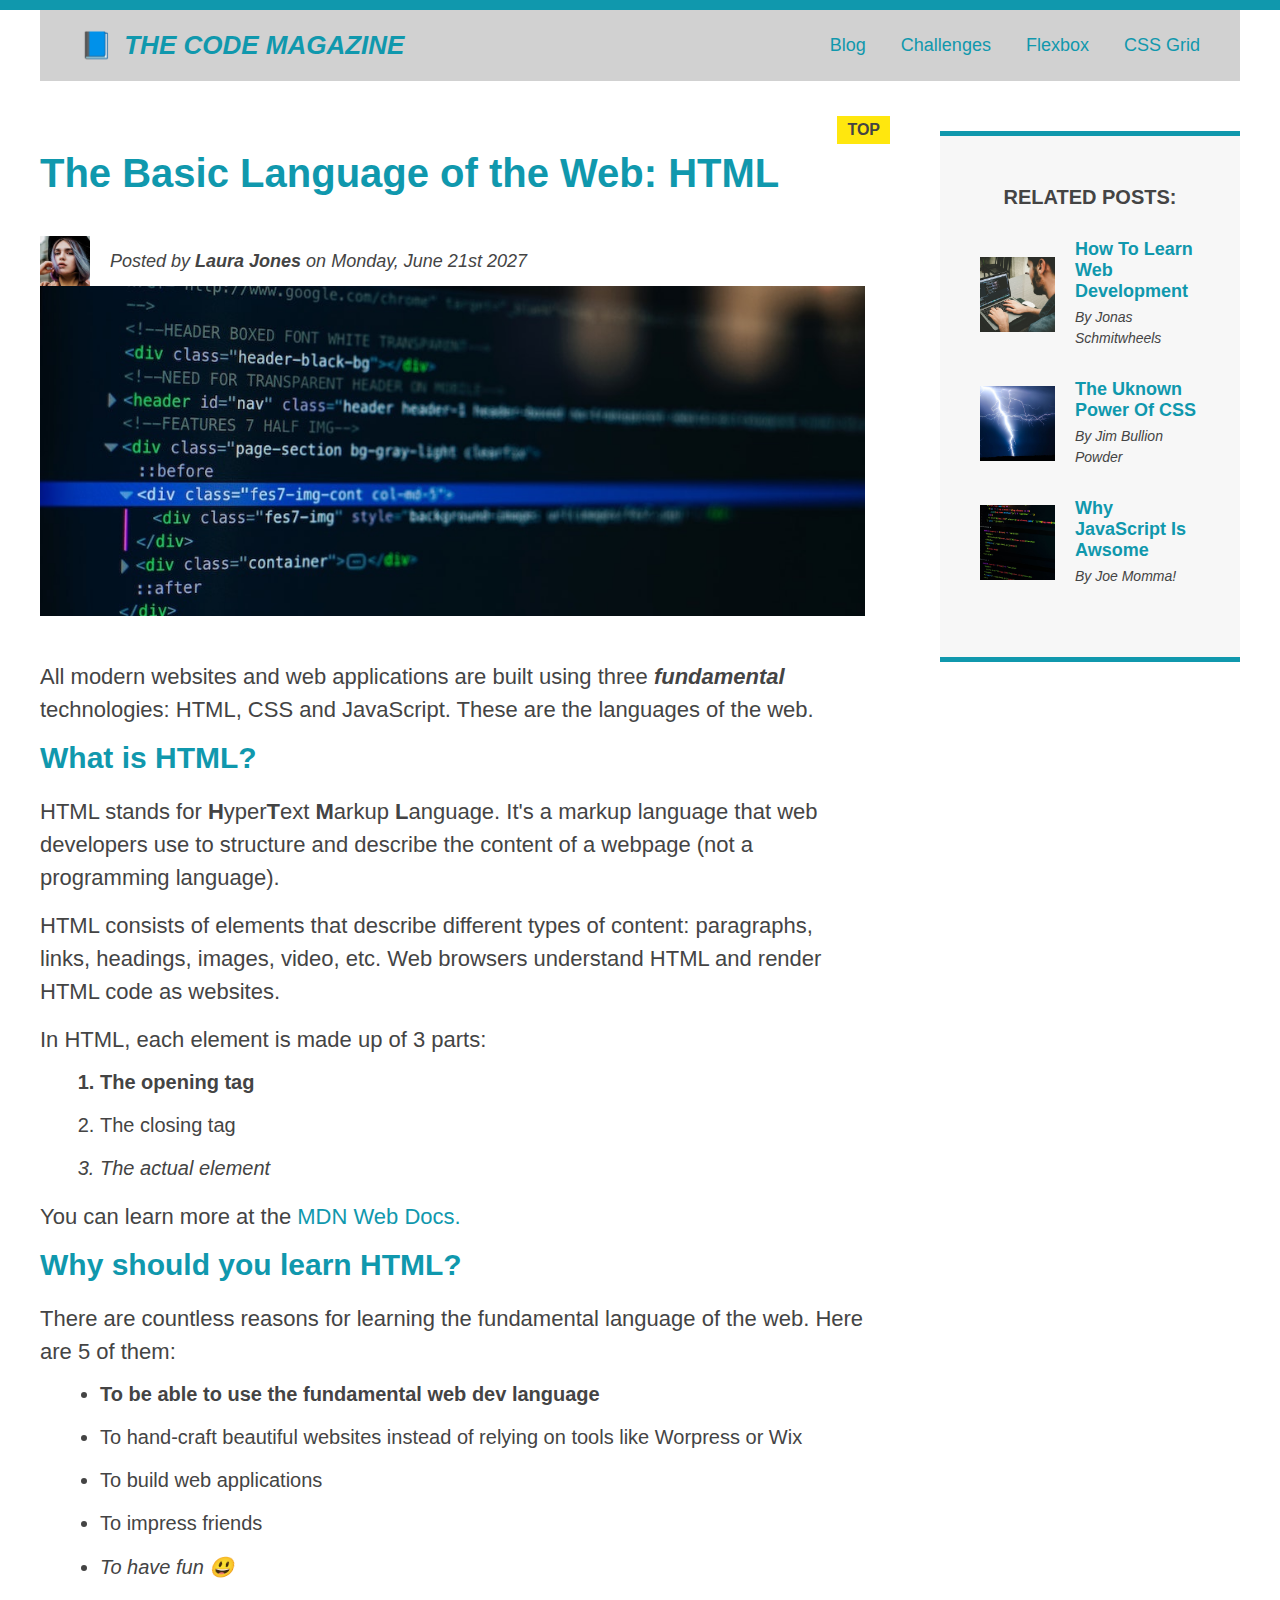
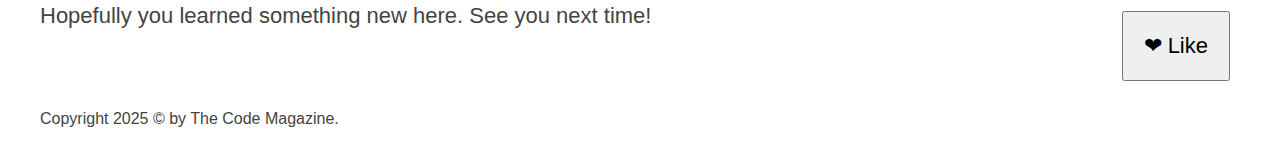
<file: starter/02-HTML-Fundamentals/index.html>
<!DOCTYPE html>
<html lang="en">
  <head>
    <meta charset="UTF-8" />
    <!--Meta(Metadata) is data about the data
    charset is Character set
    UTF-8 is the value specified for this charactor set Attribute -->
    <link href="Style.css" rel="stylesheet" />
    <!--this code links the html file to the CSS page -->
    <title>HTML Basics</title>
  </head>
  <body>
    <div class="container">
      <header class="main-header clearfix">
        <h1 class="page-title">📘 The Code Magazine</h1>
        <nav>
          <a href="Blog.html" target="_blank"> Blog </a>
          <a href="Challenges.html"> Challenges </a>
          <a href="flexbox.html"> Flexbox </a>
          <a href="cssgrid.html"> CSS Grid </a>
        </nav>
      </header>
      <div class="row">

      
      <article>
        <!-- <p>TEST</p> -->
        <header class="post-header">
          <h2 class="header-2">The Basic Language of the Web: HTML</h2>
          <!--the img2/ before laura-jones is locating a folder with all the images in it-->
          <div class="author-box"> 
          <img
            src="img2/laura-jones.jpg"
            alt="Headshot of Laura Jones"
            width="50"
            height="50"
            class="author-img"
          />
          <p id="author" class="author">
            Posted by <strong>Laura Jones</strong> on Monday, June 21st 2027
          </p>
          </div>
          <!--new to html are Attributes: attributes are basically just a piece of data. 
    Source attribute (SRC)
    Alternative Text attribute(alt="") some text that to describe what the image is about, which is important : 
    Firstly :to allow search engines (chrome) to know what is in the image otherwise it won't know what the image is about
    Secondly by specifying the description of the image, it allows blind people to use the website (screen readers users can have the image described to them)-->

          <img
            src="img2/post-img.jpg"
            alt="HTML code on a screen"
            width="500"
            height="200"
            class="post-img"
          />
          <button>❤ Like</button>
        </header>

        <p>
          All modern websites and web applications are built using three
          <strong><em>fundamental</em></strong>
          technologies: HTML, CSS and JavaScript. These are the languages of the
          web.
        </p>

        <h3>What is HTML?</h3>
        <p>
          HTML stands for <strong>H</strong>yper<strong>T</strong>ext
          <strong>M</strong>arkup <strong>L</strong>anguage. It's a markup
          language that web developers use to structure and describe the content
          of a webpage (not a programming language).
        </p>
        <p>
          HTML consists of elements that describe different types of content:
          paragraphs, links, headings, images, video, etc. Web browsers
          understand HTML and render HTML code as websites.
        </p>
        <p>In HTML, each element is made up of 3 parts:</p>
        <ol>
          <!--<ol> stands for Ordered List-->
          <li class="bold">The opening tag</li>
          <li>The closing tag</li>
          <li>The actual element</li>
        </ol>

        <!--<a></a> creates the tag for the word you want to create a hyperlink with.
    followed by href= and make sure the weblink has "" around it -->
        <p>
          You can learn more at the
          <a href="https://developer.mozilla.org/en-US/" target="_blank"
            >MDN Web Docs.</a
          >
        </p>
        <h3>Why should you learn HTML?</h3>
        <p>
          There are countless reasons for learning the fundamental language of
          the web. Here are 5 of them:
        </p>
        <ul>
          <!--<ul> stands for Unordered List
          <li> stands for List item-->
          <li class="bold">
            To be able to use the fundamental web dev language
          </li>
          <li>
            To hand-craft beautiful websites instead of relying on tools like
            Worpress or Wix
          </li>
          <li>To build web applications</li>
          <li>To impress friends</li>
          <li>To have fun 😃</li>
        </ul>
        <p>Hopefully you learned something new here. See you next time!</p>
      </article>

      <aside>

          <h4>Related Posts:</h4>
          <ul class="related">
            <li class="related-post">
              <img
              src="img2/related-1.jpg"
              alt="Person programming"
              width="75"
              height="75"
              />
              <div>
                
                <a href="#" class="related-link">How To Learn Web Development</a>
                <p class="related-author">By Jonas Schmitwheels</p>
              </div>
              </li>
            <li class="related-post">
              <img
              src="img2/related-2.jpg"
              alt="Photo of Lightning"
              width="75"
              height="75"
              />
              <div>

                <a href="#" class="related-link"> The Uknown Power Of CSS</a>
                <p class="related-author">By Jim Bullion Powder</p>
              </div>
            </li>
            
            <li class="related-post">
              <img
              src="img2/related-3.jpg"
              alt="Screen filled with Code"
              width="75"
              height="75"
              />
              <div>

                <a href="#" class="related-link">Why JavaScript Is Awsome</a>
                <p class="related-author">By Joe Momma!</p>
              </div>
              </li>
          </ul>
          <!--you only needed 1 <ul to cover all the previous text where as you put a <ul> to each section( bulletpoint picture, link and author)
            also you can class the ul to edit in css (Class="related")-->
      </aside>
      </div>

      <footer>
        <p id="copyright" class="copyright text">
          Copyright 2025 &copy; by The Code Magazine.
        </p>
      </footer>
    </div>
  </body>
</html>
</file>
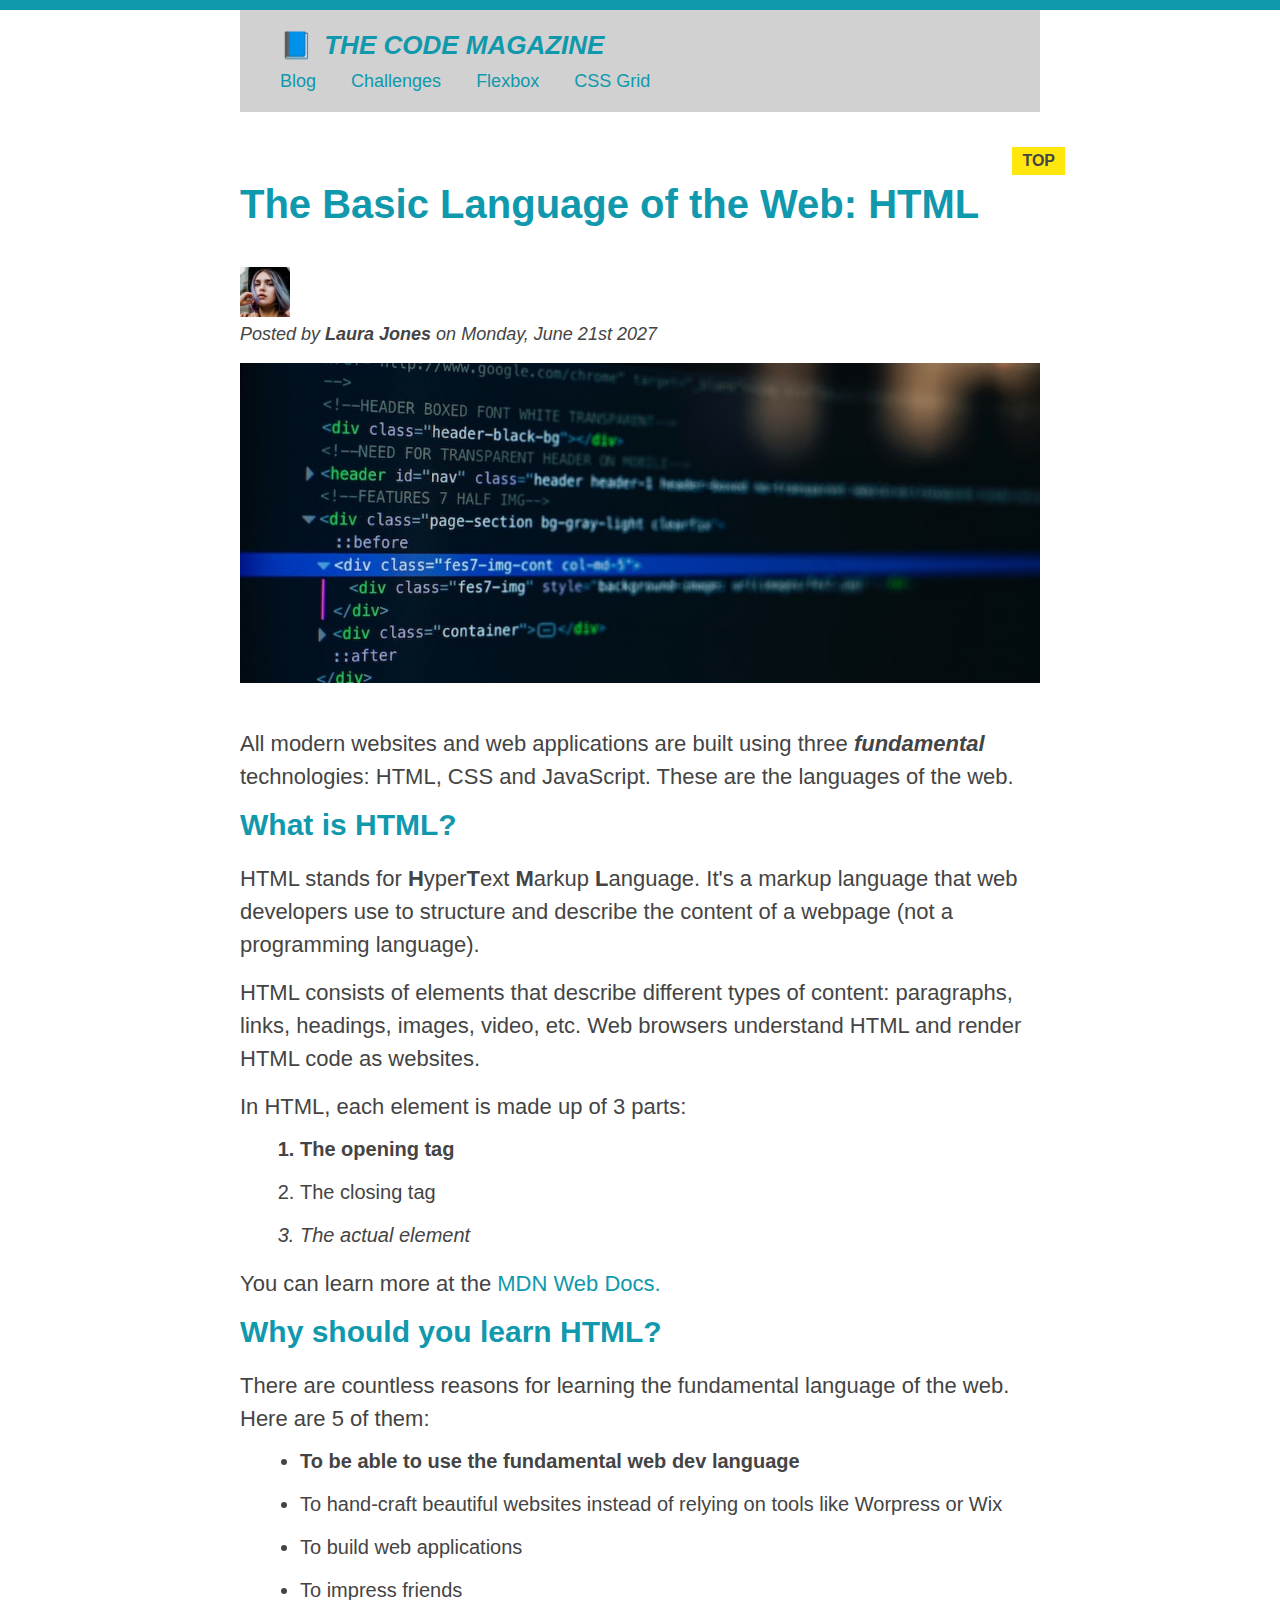
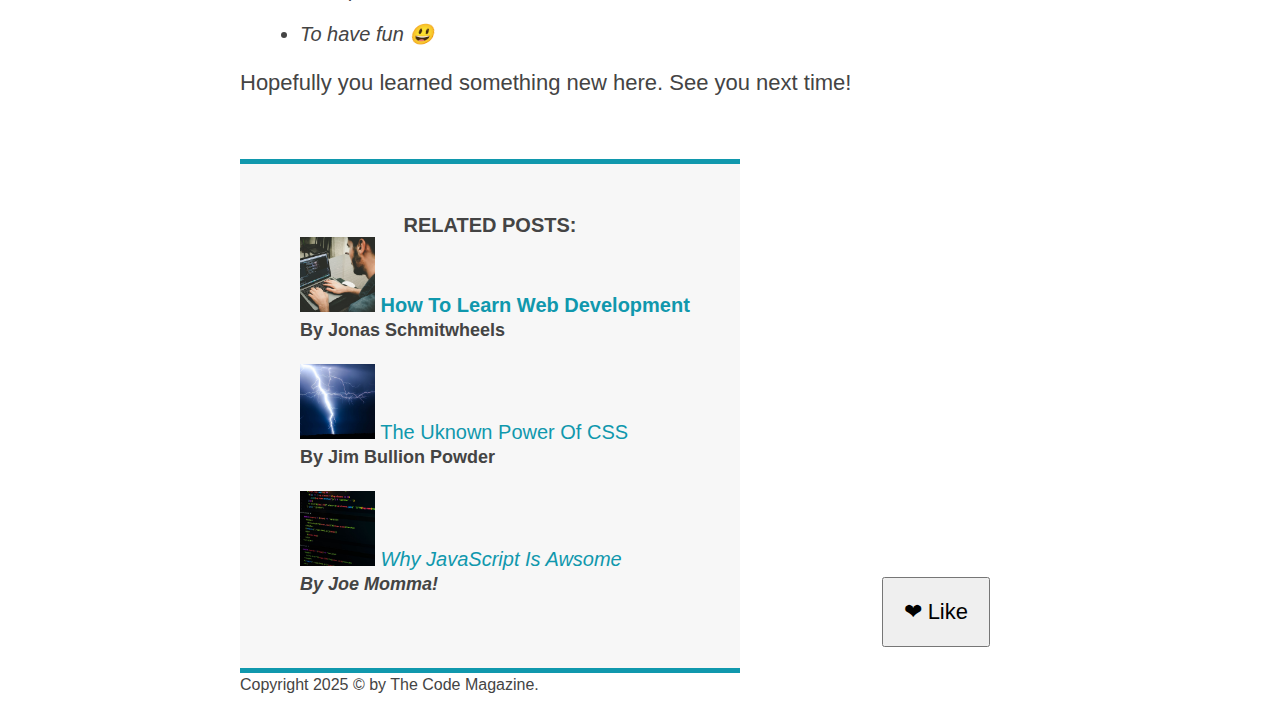
<file: final/starter/02-HTML-Fundamentals/index.html>
<!DOCTYPE html>
<html lang="en">
  <head>
    <meta charset="UTF-8" />
    <!--Meta(Metadata) is data about the data
    charset is Character set
    UTF-8 is the value specified for this charactor set Attribute -->
    <link href="Style.css" rel="stylesheet" />
    <!--this code links the html file to the CSS page -->
    <title>HTML Basics</title>
  </head>
  <body>
    <div class="container">
      <header class="main-header">
        <h1 class="page-title">📘 The Code Magazine</h1>
        <nav>
          <!-- <strong>Fuck me im hungry</?strong> -->
          <a href="Blog.html" target="_blank"> Blog </a>
          <a href="Challenges.html"> Challenges </a>
          <a href="Flexbox.html"> Flexbox </a>
          <a href="CSSGrid.html"> CSS Grid </a>
        </nav>
      </header>

      <article>
        <!-- <p>TEST</p> -->
        <header class="post-header">
          <h2 class="header-2">The Basic Language of the Web: HTML</h2>
          <!--the img2/ before laura-jones is locating a folder with all the images in it-->
          <img
            src="img2/laura-jones.jpg"
            alt="Headshot of Laura Jones"
            width="50"
            height="50"
          />
          <p id="author">
            Posted by <strong>Laura Jones</strong> on Monday, June 21st 2027
          </p>
          <!--new to html are Attributes: attributes are basically just a piece of data. 
    Source attribute (SRC)
    Alternative Text attribute(alt="") some text that to describe what the image is about, which is important : 
    Firstly :to allow search engines (chrome) to know what is in the image otherwise it won't know what the image is about
    Secondly by specifying the description of the image, it allows blind people to use the website (screen readers users can have the image described to them)-->
          <img
            src="img2/post-img.jpg"
            alt="HTML code on a screen"
            width="500"
            height="200"
            class="post-img"
          />
          <button>❤ Like</button>
        </header>

        <p>
          All modern websites and web applications are built using three
          <strong><em>fundamental</em></strong>
          technologies: HTML, CSS and JavaScript. These are the languages of the
          web.
        </p>

        <h3>What is HTML?</h3>
        <p>
          HTML stands for <strong>H</strong>yper<strong>T</strong>ext
          <strong>M</strong>arkup <strong>L</strong>anguage. It's a markup
          language that web developers use to structure and describe the content
          of a webpage (not a programming language).
        </p>
        <p>
          HTML consists of elements that describe different types of content:
          paragraphs, links, headings, images, video, etc. Web browsers
          understand HTML and render HTML code as websites.
        </p>
        <p>In HTML, each element is made up of 3 parts:</p>
        <ol>
          <!--<ol> stands for Ordered List-->
          <li class="bold">The opening tag</li>
          <li>The closing tag</li>
          <li>The actual element</li>
        </ol>

        <!--<a></a> creates the tag for the word you want to create a hyperlink with.
    followed by href= and make sure the weblink has "" around it -->
        <p>
          You can learn more at the
          <a href="https://developer.mozilla.org/en-US/" target="_blank"
            >MDN Web Docs.</a
          >
        </p>
        <h3>Why should you learn HTML?</h3>
        <p>
          There are countless reasons for learning the fundamental language of
          the web. Here are 5 of them:
        </p>
        <ul>
          <!--<ul> stands for Unordered List
          <li> stands for List item-->
          <li class="bold">
            To be able to use the fundamental web dev language
          </li>
          <li>
            To hand-craft beautiful websites instead of relying on tools like
            Worpress or Wix
          </li>
          <li>To build web applications</li>
          <li>To impress friends</li>
          <li>To have fun 😃</li>
        </ul>
        <p>Hopefully you learned something new here. See you next time!</p>
      </article>

      <aside>
        <h4>Related Posts:</h4>
        <ul class="related">
          <li>
            <img
              src="img2/related-1.jpg"
              alt="Person programming"
              width="75"
              height="75"
            />
            <a href="#">How To Learn Web Development</a>
            <p class="related-author">By Jonas Schmitwheels</p>
          </li>
          <li>
            <img
              src="img2/related-2.jpg"
              alt="Photo of Lightning"
              width="75"
              height="75"
            />
            <a href="#"> The Uknown Power Of CSS</a>
            <p class="related-author">By Jim Bullion Powder</p>
          </li>

          <li>
            <img
              src="img2/related-3.jpg"
              alt="Screen filled with Code"
              width="75"
              height="75"
            />
            <a href="#">Why JavaScript Is Awsome</a>
            <p class="related-author">By Joe Momma!</p>
          </li>
        </ul>
        <!--you only needed 1 <ul to cover all the previous text where as you put a <ul> to each section( bulletpoint picture, link and author)
      also you can class the ul to edit in css (Class="related")-->
      </aside>

      <footer>
        <p id="copyright" class="copyright text">
          Copyright 2025 &copy; by The Code Magazine.
        </p>
      </footer>
    </div>
  </body>
</html>
</file>
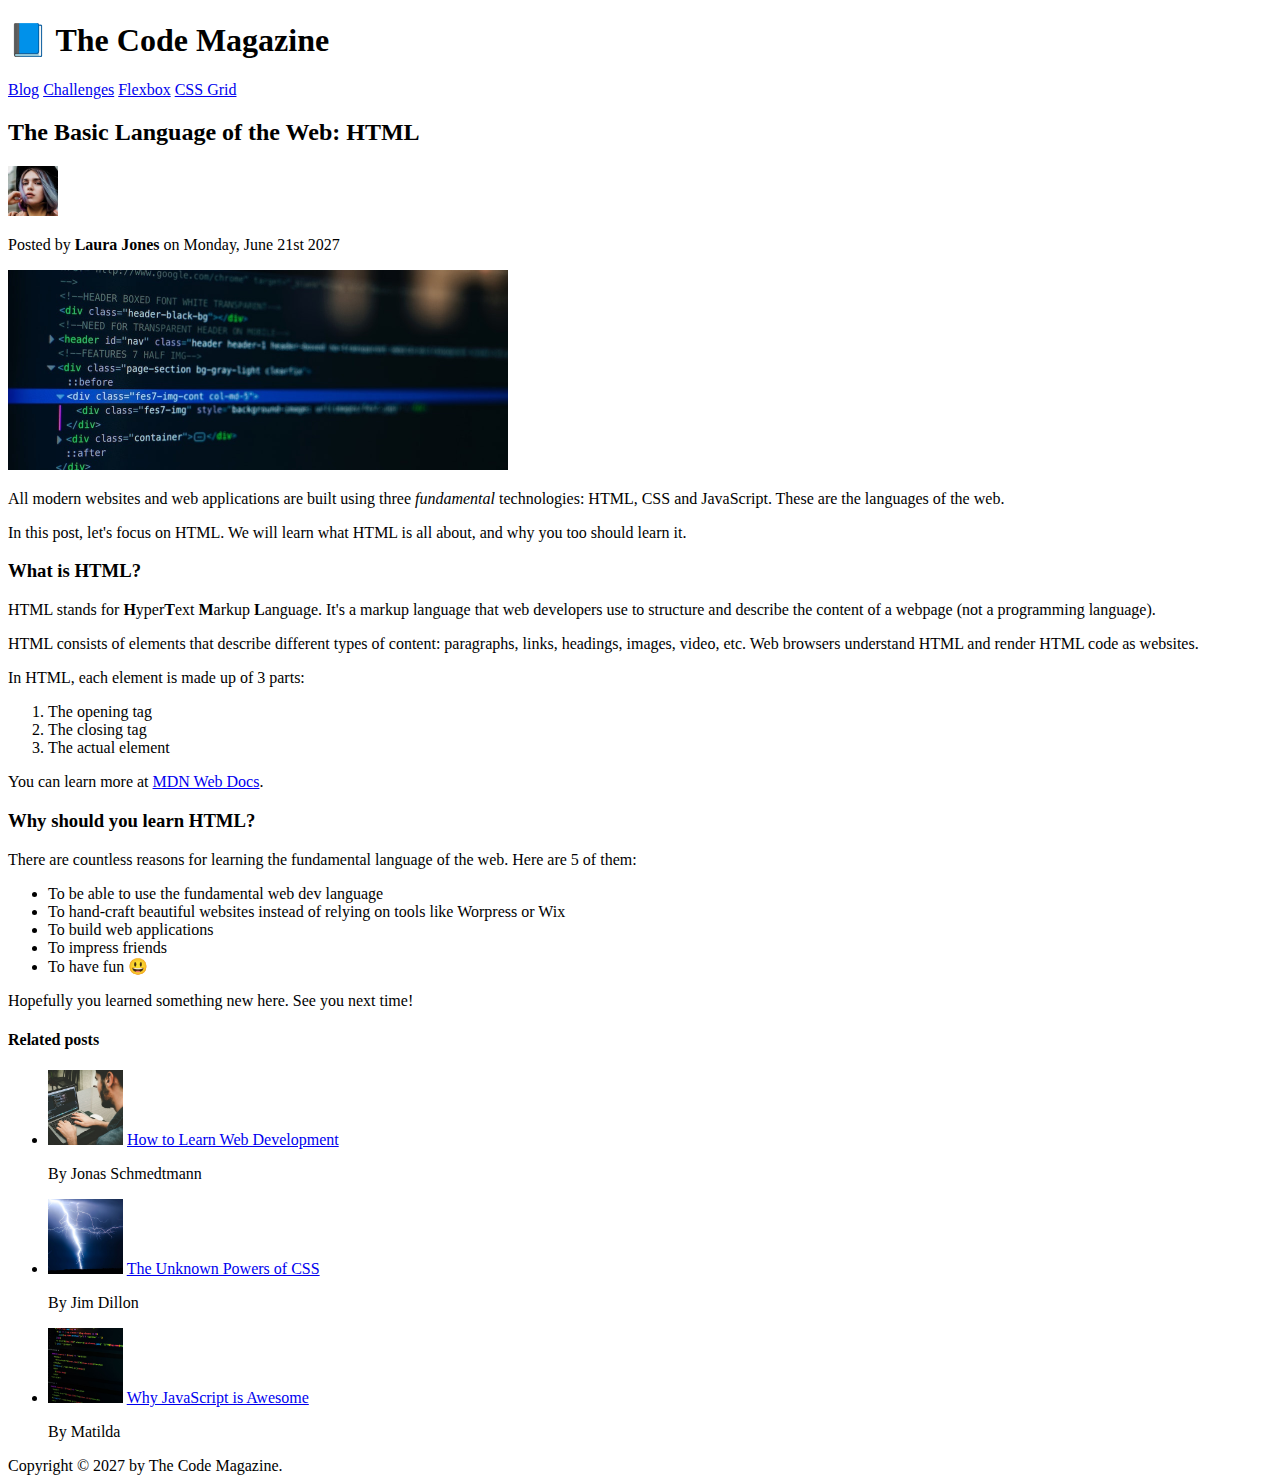
<file: final/starter/03-CSS-Fundamentals/index.html>
<!DOCTYPE html>
<html lang="en">
  <head>
    <meta charset="UTF-8" />
    <title>The Basic Language of the Web: HTML</title>
  </head>

  <body>
    <!--
    <h1>The Basic Language of the Web: HTML</h1>
    <h2>The Basic Language of the Web: HTML</h2>
    <h3>The Basic Language of the Web: HTML</h3>
    <h4>The Basic Language of the Web: HTML</h4>
    <h5>The Basic Language of the Web: HTML</h5>
    <h6>The Basic Language of the Web: HTML</h6>
    -->

    <header>
      <h1>📘 The Code Magazine</h1>

      <nav>
        <a href="blog.html">Blog</a>
        <a href="#">Challenges</a>
        <a href="#">Flexbox</a>
        <a href="#">CSS Grid</a>
      </nav>
    </header>

    <article>
      <header>
        <h2>The Basic Language of the Web: HTML</h2>

        <img
          src="img/laura-jones.jpg"
          alt="Headshot of Laura Jones"
          height="50"
          width="50"
        />

        <p>Posted by <strong>Laura Jones</strong> on Monday, June 21st 2027</p>

        <img
          src="img/post-img.jpg"
          alt="HTML code on a screen"
          width="500"
          height="200"
        />
      </header>

      <p>
        All modern websites and web applications are built using three
        <em>fundamental</em>
        technologies: HTML, CSS and JavaScript. These are the languages of the
        web.
      </p>

      <p>
        In this post, let's focus on HTML. We will learn what HTML is all about,
        and why you too should learn it.
      </p>

      <h3>What is HTML?</h3>
      <p>
        HTML stands for <strong>H</strong>yper<strong>T</strong>ext
        <strong>M</strong>arkup <strong>L</strong>anguage. It's a markup
        language that web developers use to structure and describe the content
        of a webpage (not a programming language).
      </p>
      <p>
        HTML consists of elements that describe different types of content:
        paragraphs, links, headings, images, video, etc. Web browsers understand
        HTML and render HTML code as websites.
      </p>
      <p>In HTML, each element is made up of 3 parts:</p>

      <ol>
        <li>The opening tag</li>
        <li>The closing tag</li>
        <li>The actual element</li>
      </ol>

      <p>
        You can learn more at
        <a
          href="https://developer.mozilla.org/en-US/docs/Web/HTML"
          target="_blank"
          >MDN Web Docs</a
        >.
      </p>

      <h3>Why should you learn HTML?</h3>

      <p>
        There are countless reasons for learning the fundamental language of the
        web. Here are 5 of them:
      </p>

      <ul>
        <li>To be able to use the fundamental web dev language</li>
        <li>
          To hand-craft beautiful websites instead of relying on tools like
          Worpress or Wix
        </li>
        <li>To build web applications</li>
        <li>To impress friends</li>
        <li>To have fun 😃</li>
      </ul>

      <p>Hopefully you learned something new here. See you next time!</p>
    </article>

    <aside>
      <h4>Related posts</h4>

      <ul>
        <li>
          <img
            src="img/related-1.jpg"
            alt="Person programming"
            width="75"
            width="75"
          />
          <a href="#">How to Learn Web Development</a>
          <p>By Jonas Schmedtmann</p>
        </li>
        <li>
          <img src="img/related-2.jpg" alt="Lightning" width="75" heigth="75" />
          <a href="#">The Unknown Powers of CSS</a>
          <p>By Jim Dillon</p>
        </li>
        <li>
          <img
            src="img/related-3.jpg"
            alt="JavaScript code on a screen"
            width="75"
            height="75"
          />
          <a href="#">Why JavaScript is Awesome</a>
          <p>By Matilda</p>
        </li>
      </ul>
    </aside>

    <footer>Copyright &copy; 2027 by The Code Magazine.</footer>
  </body>
</html>
</file>
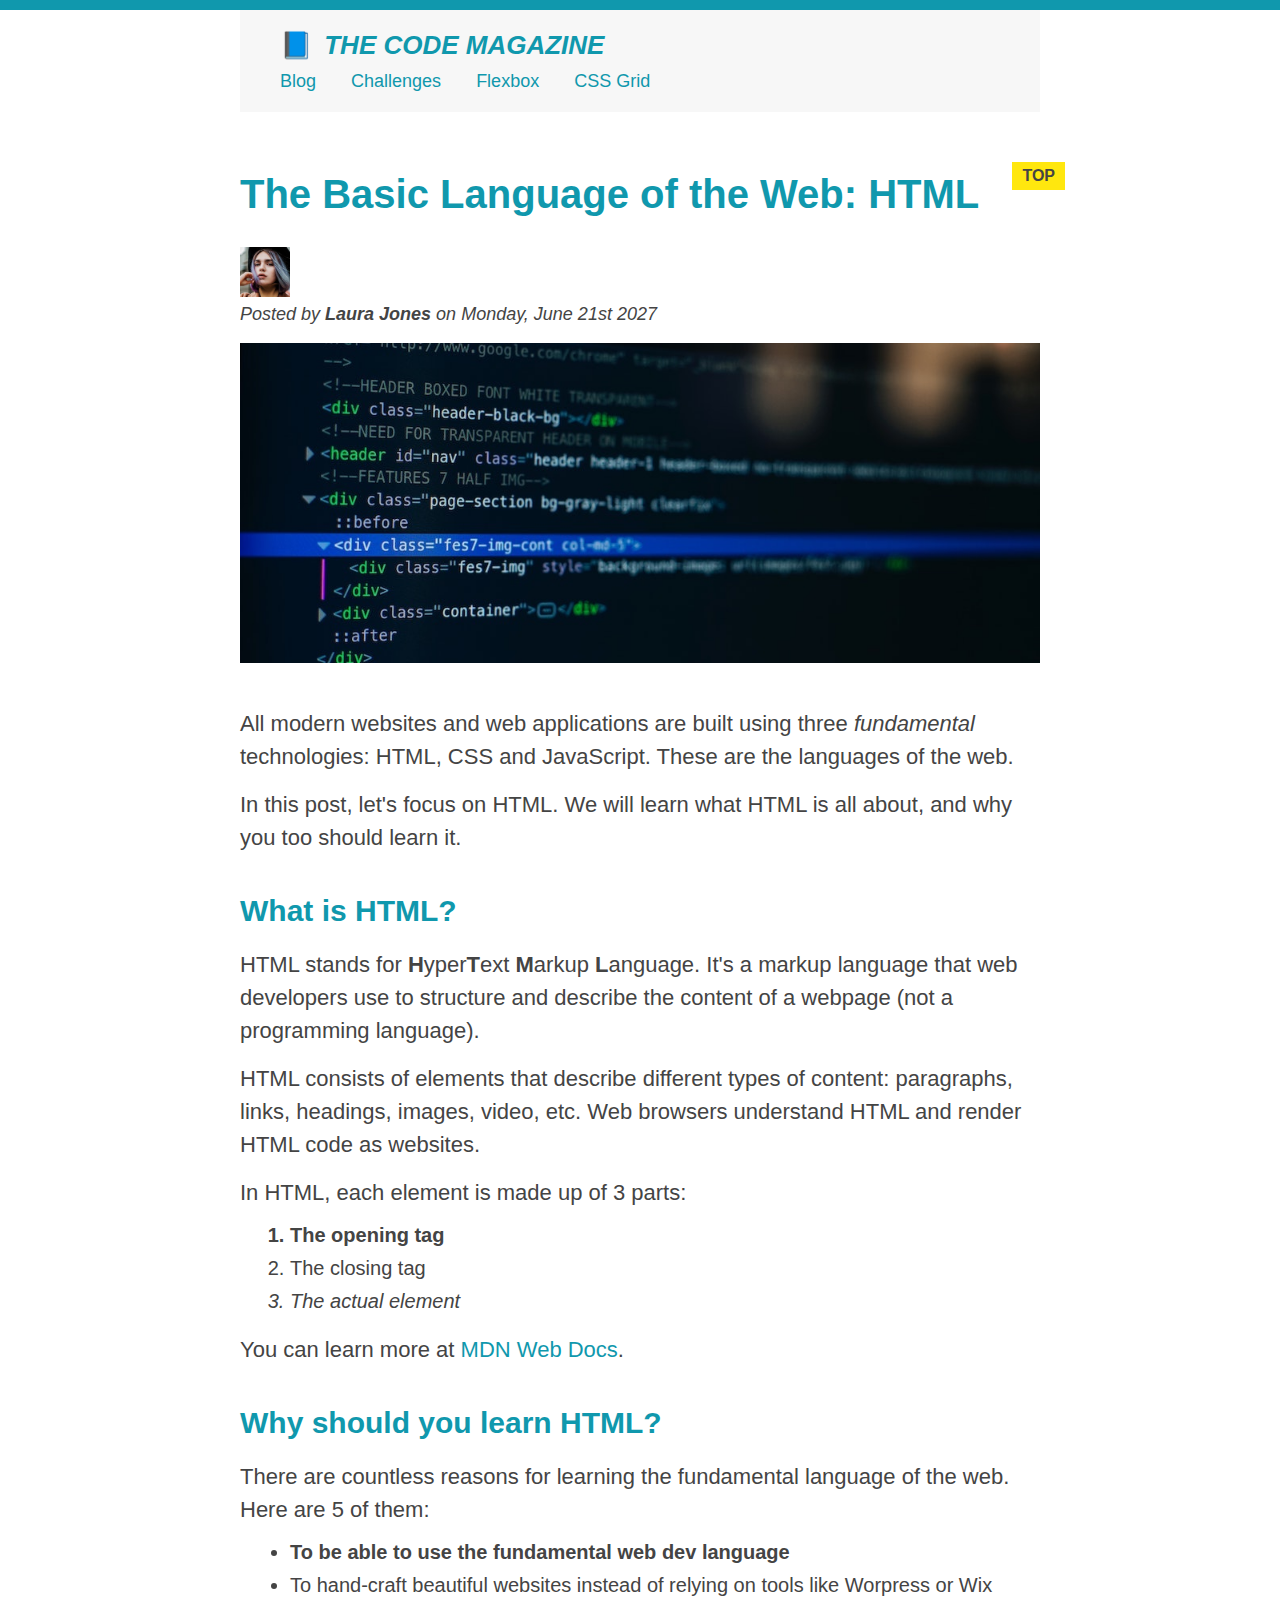
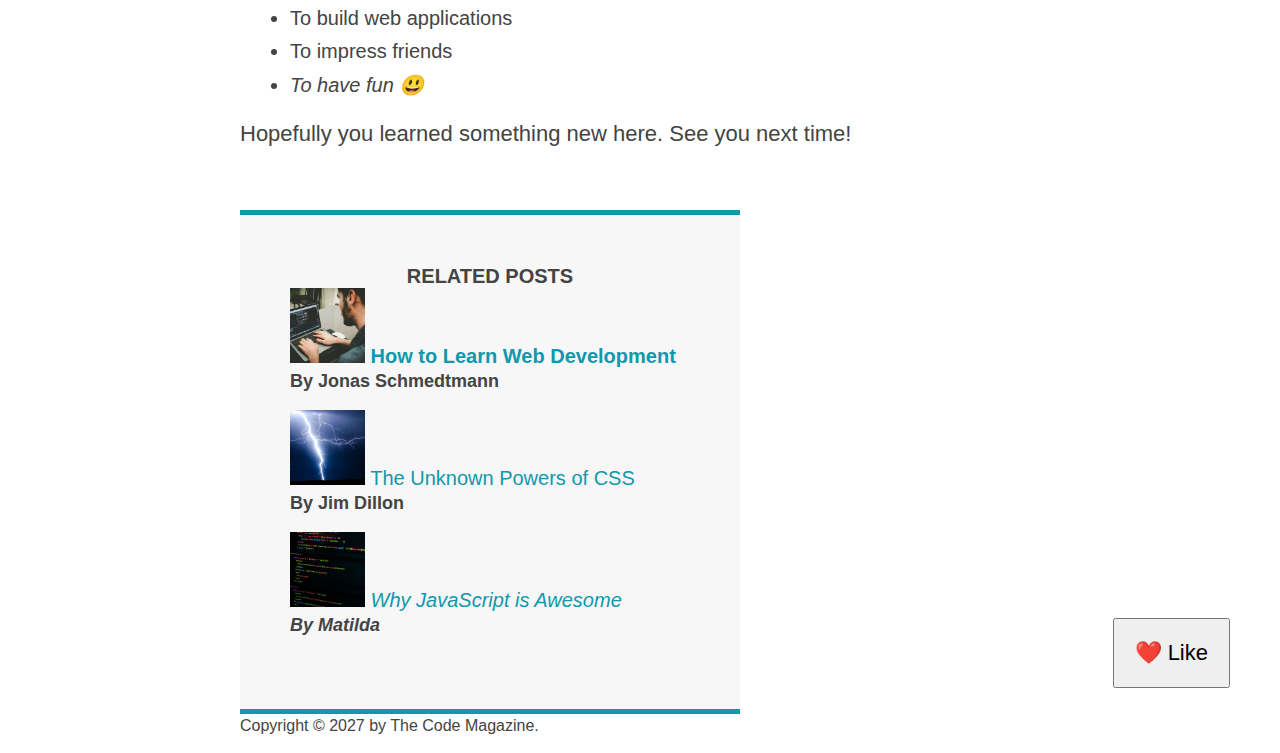
<file: final/starter/04-CSS-Layouts/index.html>
<!DOCTYPE html>
<html lang="en">
  <head>
    <meta charset="UTF-8" />
    <link href="style.css" rel="stylesheet" />

    <title>The Basic Language of the Web: HTML</title>
  </head>

  <body>
    <!--
    <h1>The Basic Language of the Web: HTML</h1>
    <h2>The Basic Language of the Web: HTML</h2>
    <h3>The Basic Language of the Web: HTML</h3>
    <h4>The Basic Language of the Web: HTML</h4>
    <h5>The Basic Language of the Web: HTML</h5>
    <h6>The Basic Language of the Web: HTML</h6>
    -->

    <div class="container">
      <header class="main-header">
        <h1>📘 The Code Magazine</h1>

        <nav>
          <!-- <strong>This is the navigation</strong> -->
          <a href="blog.html">Blog</a>
          <a href="#">Challenges</a>
          <a href="#">Flexbox</a>
          <a href="#">CSS Grid</a>
        </nav>
      </header>

      <article>
        <header class="post-header">
          <h2>The Basic Language of the Web: HTML</h2>

          <img
            src="img/laura-jones.jpg"
            alt="Headshot of Laura Jones"
            height="50"
            width="50"
          />

          <p id="author">
            Posted by <strong>Laura Jones</strong> on Monday, June 21st 2027
          </p>

          <img
            src="img/post-img.jpg"
            alt="HTML code on a screen"
            width="500"
            height="200"
            class="post-img"
          />
          <button>❤️ Like</button>
        </header>

        <p>
          All modern websites and web applications are built using three
          <em>fundamental</em>
          technologies: HTML, CSS and JavaScript. These are the languages of the
          web.
        </p>

        <p>
          In this post, let's focus on HTML. We will learn what HTML is all
          about, and why you too should learn it.
        </p>

        <h3>What is HTML?</h3>
        <p>
          HTML stands for <strong>H</strong>yper<strong>T</strong>ext
          <strong>M</strong>arkup <strong>L</strong>anguage. It's a markup
          language that web developers use to structure and describe the content
          of a webpage (not a programming language).
        </p>
        <p>
          HTML consists of elements that describe different types of content:
          paragraphs, links, headings, images, video, etc. Web browsers
          understand HTML and render HTML code as websites.
        </p>
        <p>In HTML, each element is made up of 3 parts:</p>

        <ol>
          <li class="first-li">The opening tag</li>
          <li>The closing tag</li>
          <li>The actual element</li>
        </ol>

        <p>
          You can learn more at
          <a
            href="https://developer.mozilla.org/en-US/docs/Web/HTML"
            target="_blank"
            >MDN Web Docs</a
          >.
        </p>

        <h3>Why should you learn HTML?</h3>

        <p>
          There are countless reasons for learning the fundamental language of
          the web. Here are 5 of them:
        </p>

        <ul>
          <li class="first-li">
            To be able to use the fundamental web dev language
          </li>
          <li>
            To hand-craft beautiful websites instead of relying on tools like
            Worpress or Wix
          </li>
          <li>To build web applications</li>
          <li>To impress friends</li>
          <li>To have fun 😃</li>
        </ul>

        <p>Hopefully you learned something new here. See you next time!</p>
      </article>

      <aside>
        <h4>Related posts</h4>

        <ul class="related">
          <li>
            <img
              src="img/related-1.jpg"
              alt="Person programming"
              width="75"
              height="75"
            />
            <a href="#">How to Learn Web Development</a>
            <p class="related-author">By Jonas Schmedtmann</p>
          </li>
          <li>
            <img
              src="img/related-2.jpg"
              alt="Lightning"
              width="75"
              height="75"
            />
            <a href="#">The Unknown Powers of CSS</a>
            <p class="related-author">By Jim Dillon</p>
          </li>
          <li>
            <img
              src="img/related-3.jpg"
              alt="JavaScript code on a screen"
              width="75"
              height="75"
            />
            <a href="#">Why JavaScript is Awesome</a>
            <p class="related-author">By Matilda</p>
          </li>
        </ul>
      </aside>

      <footer>
        <p id="copyright" class="copyright text">
          Copyright &copy; 2027 by The Code Magazine.
        </p>
      </footer>
    </div>
  </body>
</html>
</file>
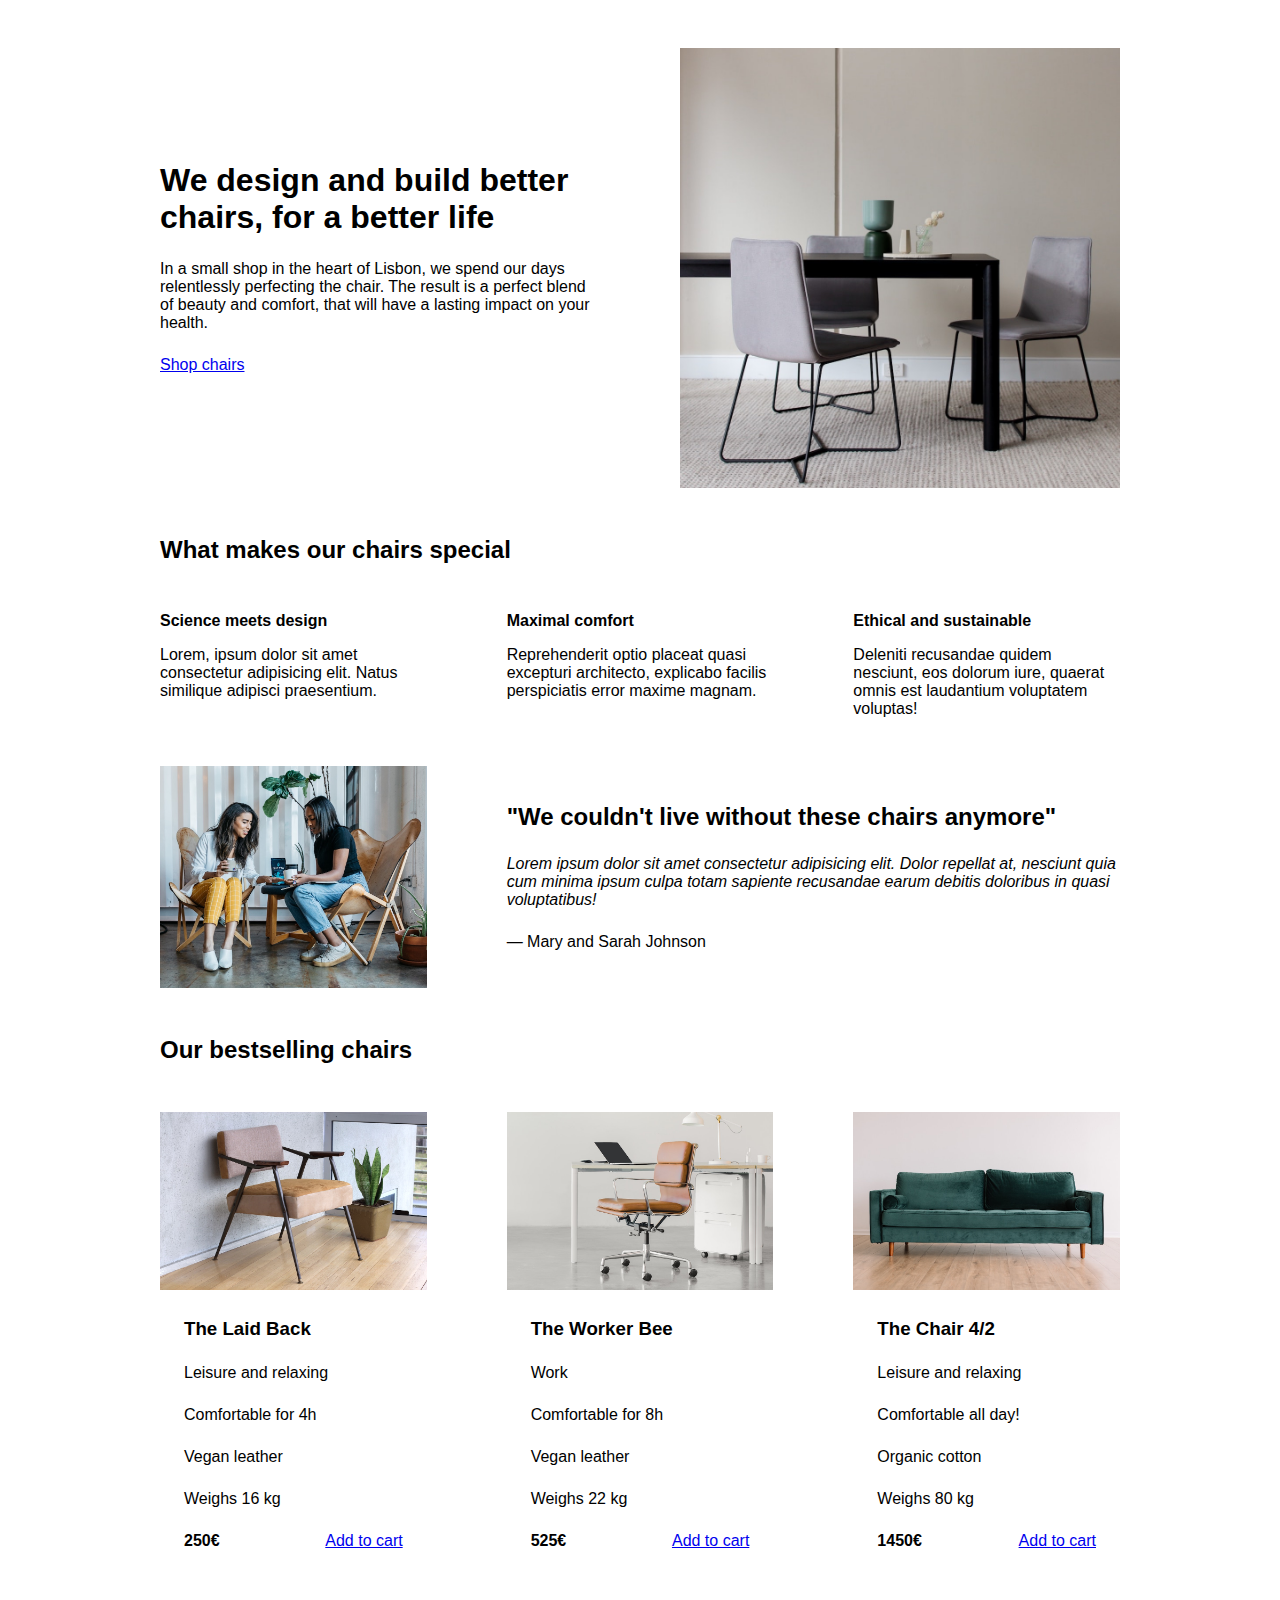
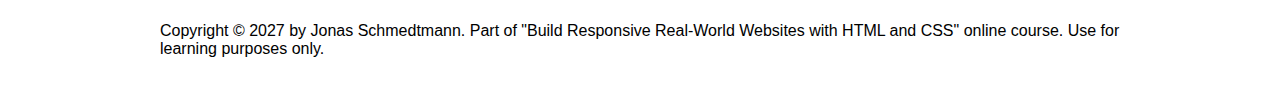
<file: final/starter/05-Design/index.html>
<!DOCTYPE html>
<html lang="en">
  <head>
    <meta charset="UTF-8" />
    <meta http-equiv="X-UA-Compatible" content="IE=edge" />
    <meta name="viewport" content="width=device-width, initial-scale=1.0" />

    <link rel="stylesheet" href="style.css" />
    <title>Lisbon Chair Shop</title>
  </head>
  <body>
    <div class="container">
      <header>
        <div class="header-text-box">
          <h1>We design and build better chairs, for a better life</h1>
          <p class="header-text">
            In a small shop in the heart of Lisbon, we spend our days
            relentlessly perfecting the chair. The result is a perfect blend of
            beauty and comfort, that will have a lasting impact on your health.
          </p>
          <a class="btn btn--big" href="#">Shop chairs</a>
        </div>
        <img src="hero.jpg" alt="Photo" />
      </header>

      <section>
        <h2>What makes our chairs special</h2>
        <div class="grid-3-cols">
          <div>
            <p class="features-title"><strong>Science meets design</strong></p>
            <p class="features-text">
              Lorem, ipsum dolor sit amet consectetur adipisicing elit. Natus
              similique adipisci praesentium.
            </p>
          </div>

          <div>
            <p class="features-title">
              <strong>Maximal comfort</strong>
            </p>
            <p class="features-text">
              Reprehenderit optio placeat quasi excepturi architecto, explicabo
              facilis perspiciatis error maxime magnam.
            </p>
          </div>

          <div>
            <p class="features-title">
              <strong>Ethical and sustainable</strong>
            </p>
            <p class="features-text">
              Deleniti recusandae quidem nesciunt, eos dolorum iure, quaerat
              omnis est laudantium voluptatem voluptas!
            </p>
          </div>
        </div>
      </section>

      <section class="testimonial-section">
        <div class="grid-3-cols">
          <img src="customers.jpg" alt="People sitting on chairs" />
          <div class="testimonial-box">
            <h2>"We couldn't live without these chairs anymore"</h2>
            <blockquote class="testimonial-text">
              Lorem ipsum dolor sit amet consectetur adipisicing elit. Dolor
              repellat at, nesciunt quia cum minima ipsum culpa totam sapiente
              recusandae earum debitis doloribus in quasi voluptatibus!
            </blockquote>
            <p class="testimonial-author">&mdash; Mary and Sarah Johnson</p>
          </div>
        </div>
      </section>

      <section>
        <h2>Our bestselling chairs</h2>
        <div class="grid-3-cols">
          <figure class="chair">
            <img src="chair-1.jpg" alt="Chair" />
            <div class="chair-box">
              <h3>The Laid Back</h3>
              <ul class="chair-details">
                <li>
                  <!-- Span is a generic INLINE text element, it doesn't have any meaning. It's like a div element, but inline -->
                  <span>Leisure and relaxing</span>
                </li>
                <li>
                  <span>Comfortable for 4h</span>
                </li>
                <li>
                  <span>Vegan leather</span>
                </li>
                <li>
                  <span>Weighs 16 kg</span>
                </li>
              </ul>
              <div class="chair-price">
                <strong>250€</strong>
                <a href="#" class="btn btn--small">Add to cart</a>
              </div>
            </div>
          </figure>

          <figure class="chair">
            <img src="chair-2.jpg" alt="Chair" />
            <div class="chair-box">
              <h3>The Worker Bee</h3>
              <ul class="chair-details">
                <li>
                  <span>Work</span>
                </li>
                <li>
                  <span>Comfortable for 8h</span>
                </li>
                <li>
                  <span>Vegan leather</span>
                </li>
                <li>
                  <span>Weighs 22 kg</span>
                </li>
              </ul>
              <div class="chair-price">
                <strong>525€</strong>
                <a href="#" class="btn btn--small">Add to cart</a>
              </div>
            </div>
          </figure>

          <figure class="chair">
            <img src="chair-3.jpg" alt="Chair" />
            <div class="chair-box">
              <h3>The Chair 4/2</h3>
              <ul class="chair-details">
                <li>
                  <span>Leisure and relaxing</span>
                </li>
                <li>
                  <span>Comfortable all day!</span>
                </li>
                <li>
                  <span>Organic cotton</span>
                </li>
                <li>
                  <span>Weighs 80 kg</span>
                </li>
              </ul>
              <div class="chair-price">
                <strong>1450€</strong>
                <a href="#" class="btn btn--small">Add to cart</a>
              </div>
            </div>
          </figure>
        </div>
      </section>

      <footer>
        Copyright &copy; 2027 by Jonas Schmedtmann. Part of "Build Responsive
        Real-World Websites with HTML and CSS" online course. Use for learning
        purposes only.
      </footer>
    </div>
  </body>
</html>
</file>
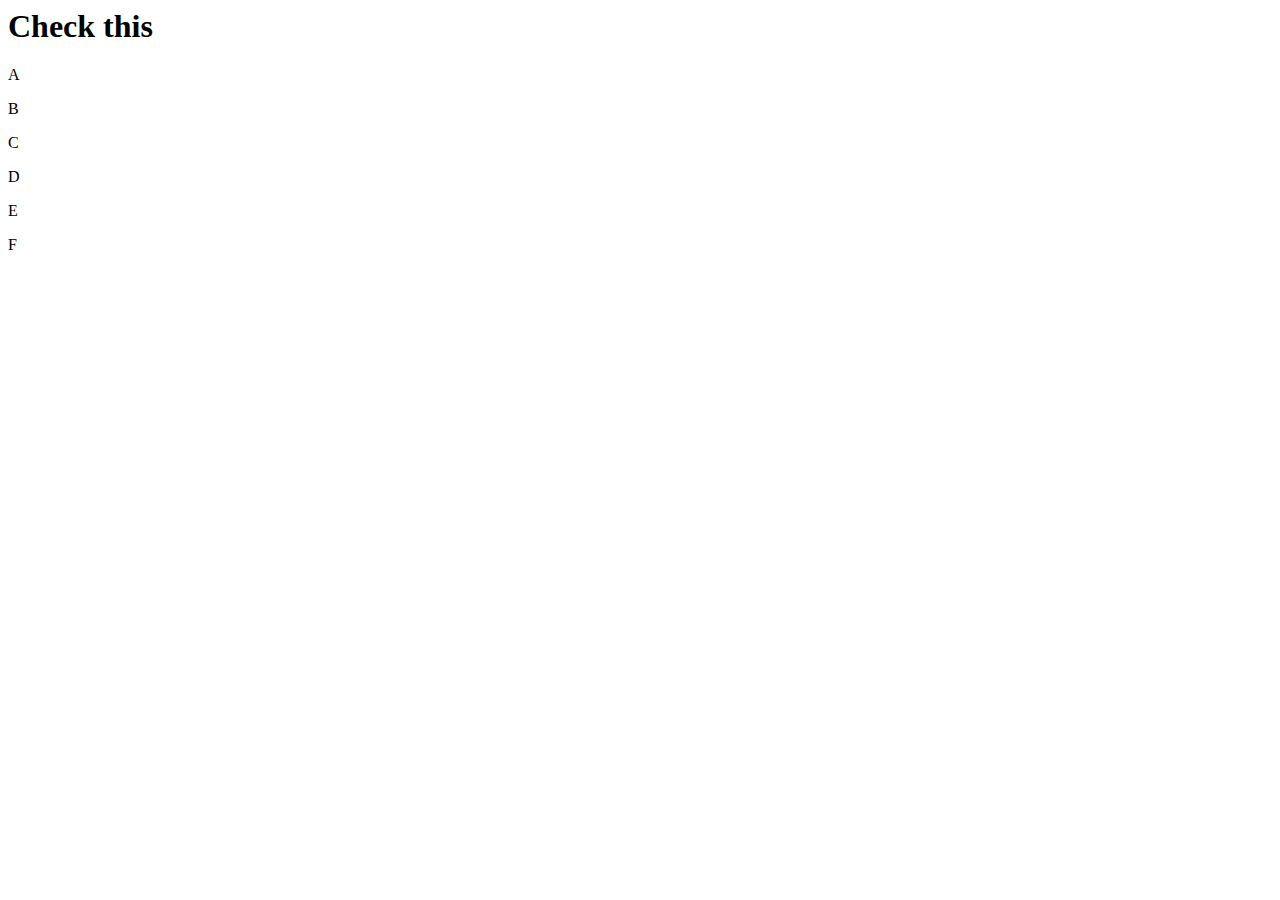
<file: Personal projects/Flexbox-ideas.html>
<html lang="en">
  <head>
    <meta charset="UTF-8" />
    <meta name="viewport" content="width=device-width, initial-scale=1.0" />
    <title>Flexbox Ideas</title>
  </head>
  <body>
    <h1>Check this</h1>

    <div class="container1">
      <p class="A">A</p>
      <p class="B">B</p>
      <p class="C">C</p>
      <p class="D">D</p>
      <p class="E">E</p>
      <p class="F">F</p>
    </div>
  </body>
</html>
</file>
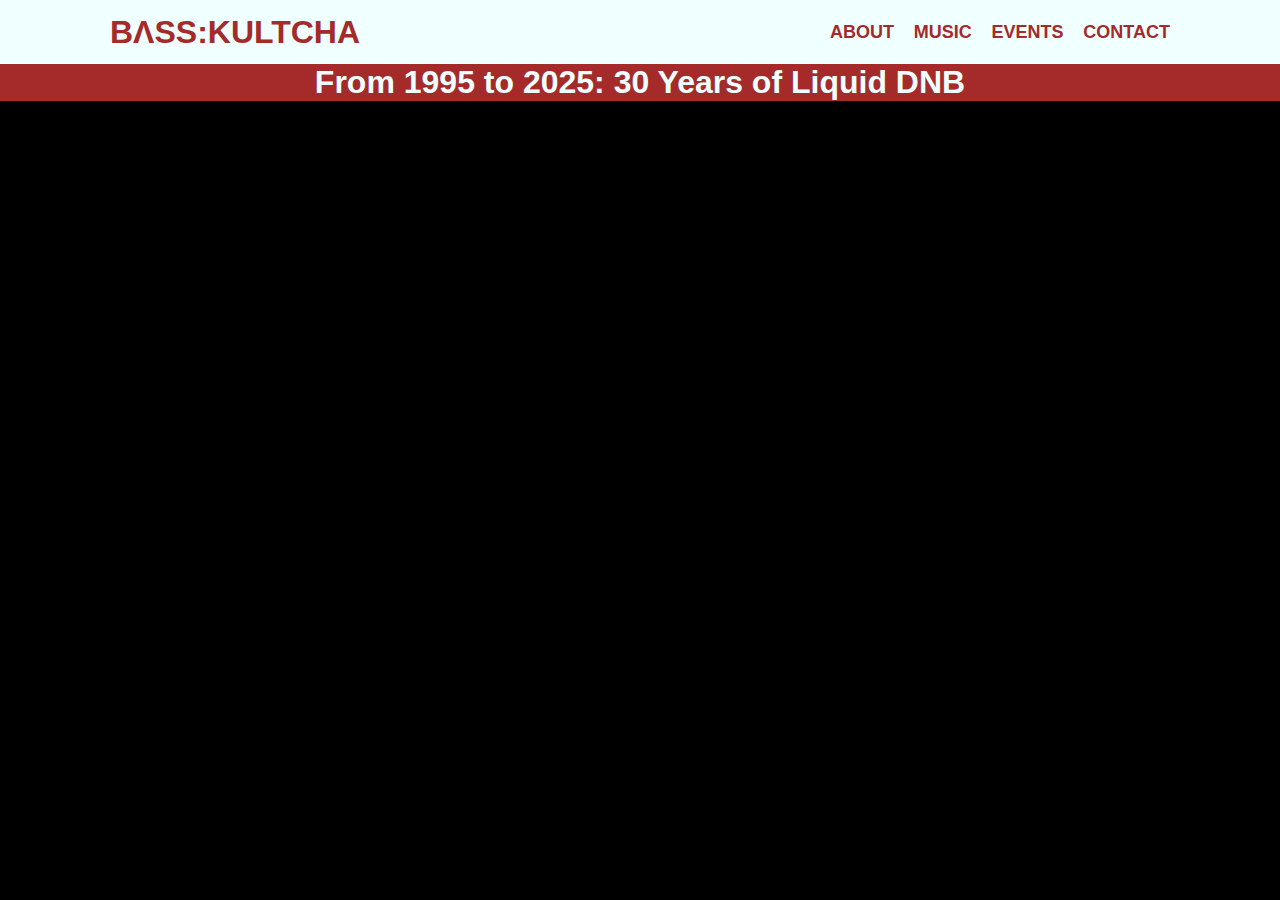
<file: Personal Site/freshweb.HTML>
<!DOCTYPE html>
<html lang="en">
  <head>
    <meta charset="UTF-8" />
    <meta name="viewport" content="width=device-width, initial-scale=1.0" />
    <title>DNB:From 1995 to 2025: 30 Years of Liquid DNB</title>
    <link href="freshweb.css" rel="stylesheet" />
  </head>
  <body>
    <!-- Header Section -->
    <header>
      <div class="header-container">
        <h1 class="header-title">BΛSS:KULTCHA</h1>
        <nav>
          <ul class="header-links">
            <li><a href="#about" class="header-links1">About</a></li>
            <li><a href="#music" class="header-links1">Music</a></li>
            <li><a href="#events" class="header-links1">Events</a></li>
            <li><a href="#contact" class="header-links1">Contact</a></li>
          </ul>
        </nav>
      </div>
    </header>

    <!-- Main Content -->
    <main class="cotainer"></main>

    <!-- Page Title -->
    <section class="page-intro">
      <h4 class="title">From 1995 to 2025: 30 Years of Liquid DNB</h4>
      <!-- <h2 class="subtitle">What is Liquid DnB?</h2> -->
    </section>
  </body>
</html>
</file>
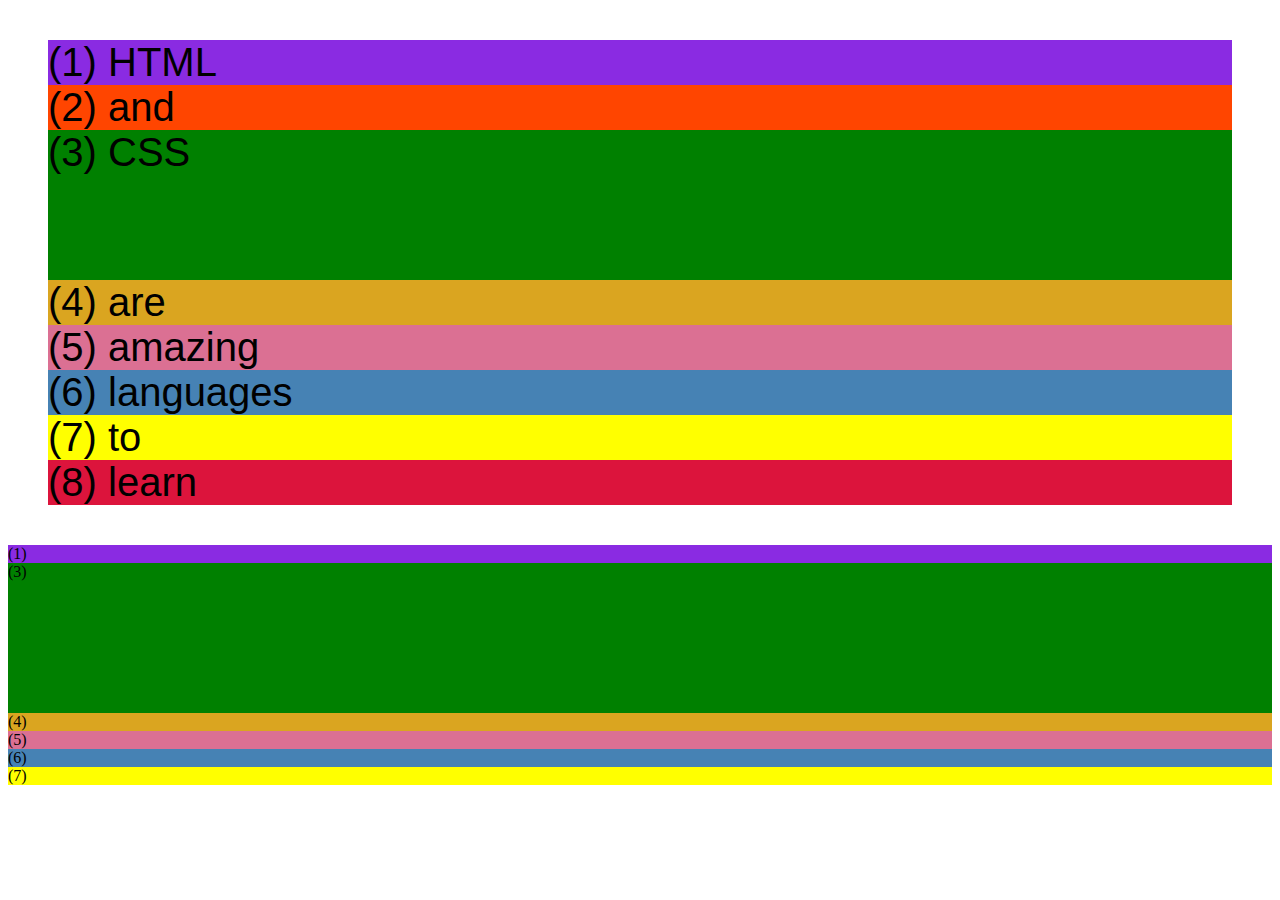
<file: final/04-CSS-Layouts/css-grid copy.html>
<!DOCTYPE html>
<html lang="en">
  <head>
    <meta charset="UTF-8" />
    <meta http-equiv="X-UA-Compatible" content="IE=edge" />
    <meta name="viewport" content="width=device-width, initial-scale=1.0" />
    <title>CSS Grid</title>
    <style>
      .el--1 {
        background-color: blueviolet;
      }
      .el--2 {
        background-color: orangered;
      }
      .el--3 {
        background-color: green;
        height: 150px;
      }
      .el--4 {
        background-color: goldenrod;
      }
      .el--5 {
        background-color: palevioletred;
      }
      .el--6 {
        background-color: steelblue;
      }
      .el--7 {
        background-color: yellow;
      }
      .el--8 {
        background-color: crimson;
      }

      .container--1 {
        /* STARTER */
        font-family: sans-serif;
        background-color: #ddd;
        font-size: 40px;
        margin: 40px;


      .container--2 {
        /* STARTER */
        font-family: sans-serif;
        background-color: black;
        font-size: 40px;
        margin: 1000px;

        width: 1000px;
        height: 600px;

        /* CSS GRID */
      }
    </style>
  </head>
  <body>
    <div class="container--1">
      <div class="el el--1">(1) HTML</div>
      <div class="el el--2">(2) and</div>
      <div class="el el--3">(3) CSS</div>
      <div class="el el--4">(4) are</div>
      <div class="el el--5">(5) amazing</div>
      <div class="el el--6">(6) languages</div>
      <div class="el el--7">(7) to</div>
      <div class="el el--8">(8) learn</div>
    </div>

    <div class="container--2">
      <div class="el el--1">(1)</div>
      <div class="el el--3">(3)</div>
      <div class="el el--4">(4)</div>
      <div class="el el--5">(5)</div>
      <div class="el el--6">(6)</div>
      <div class="el el--7">(7)</div>
    </div>
  </body>
</html>
</file>
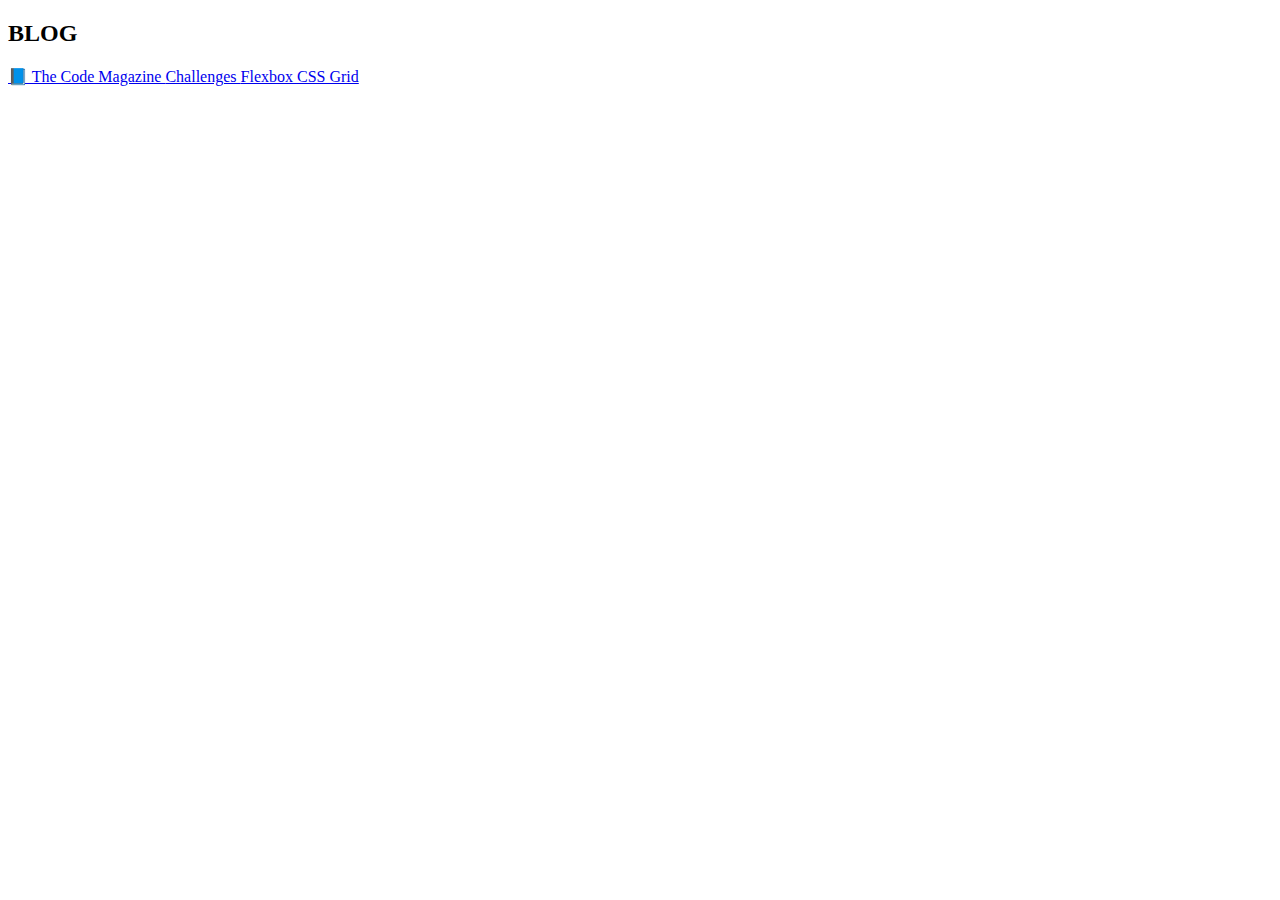
<file: starter/02-HTML-Fundamentals/Blog.html>
<!DOCTYPE html>
<html lang="en">
  <head>
    <title>BLOG</title>
  </head>
  <body>
    <h2>BLOG</h2>
    <a href="index.html">📘 The Code Magazine </a>
    <a href="Challenges.html"> Challenges </a>
    <a href="flexbox.html"> Flexbox </a>
    <a href="cssgrid.html"> CSS Grid </a>
  </body>
</html>
</file>
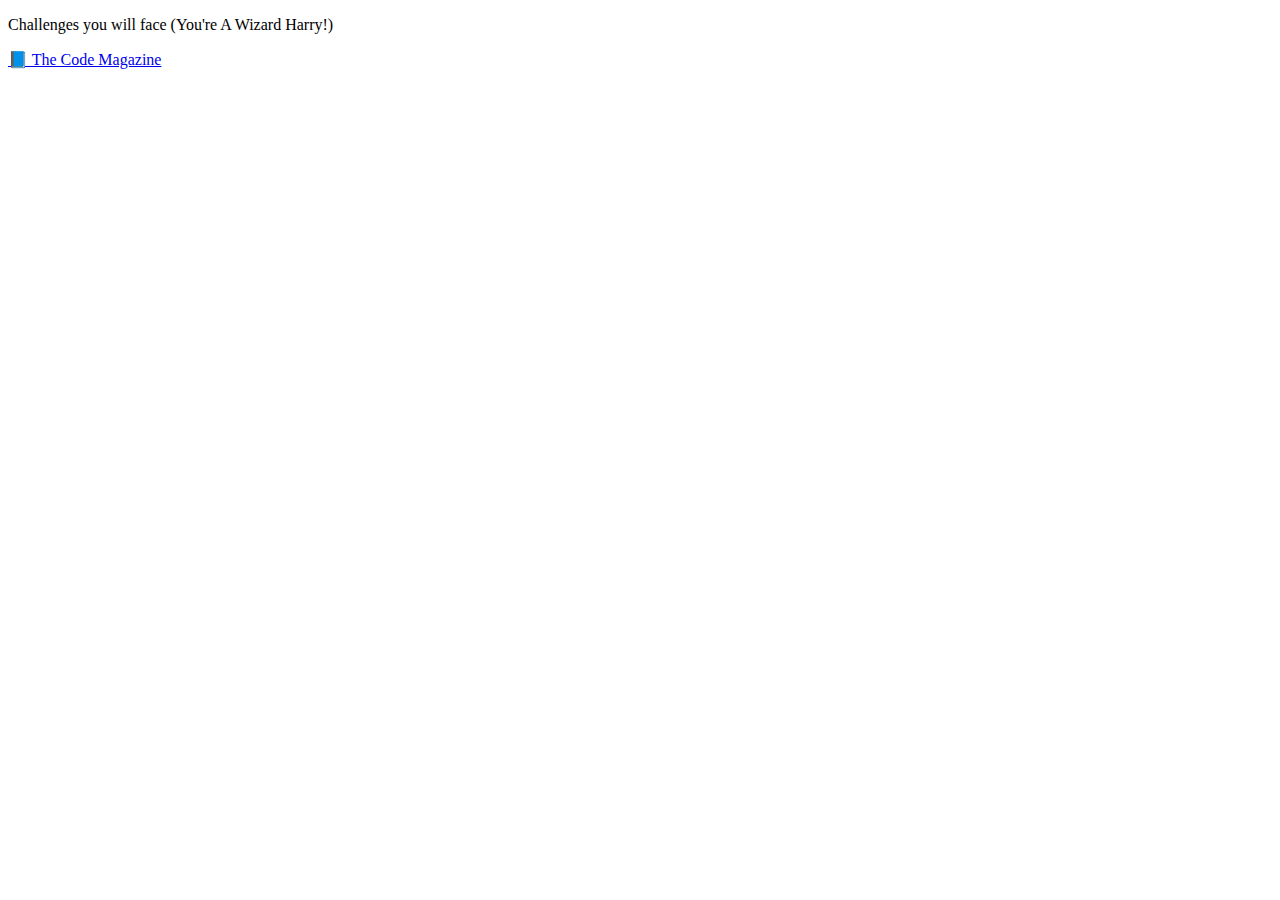
<file: starter/02-HTML-Fundamentals/Challenges.html>
<!DOCTYPE html>
<html lang="en">
  <head>
    <meta charset="UTF-8" />
    <meta name="viewport" content="width=device-width, initial-scale=1.0" />
    <title>Challenges</title>
  </head>
  <body>
    <p>Challenges you will face (You're A Wizard Harry!)</p>
    <a href="index.html">📘 The Code Magazine</a>
  </body>
</html>
</file>
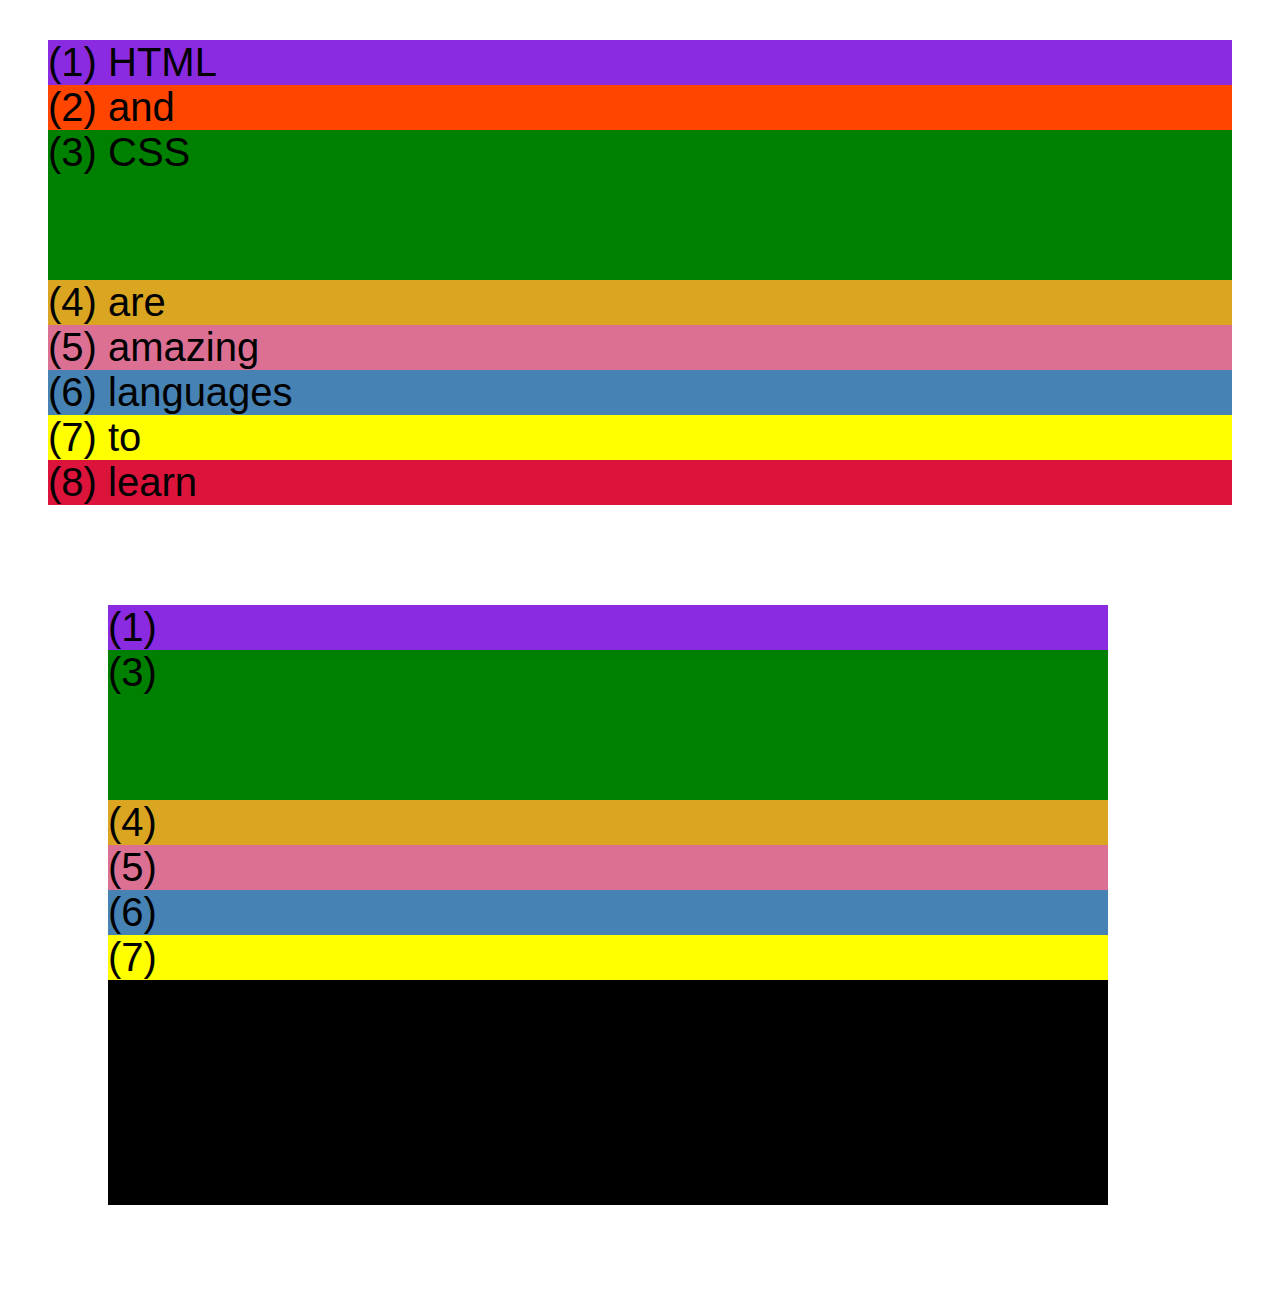
<file: starter/02-HTML-Fundamentals/css-grid.html>
<!DOCTYPE html>
<html lang="en">
  <head>
    <meta charset="UTF-8" />
    <meta http-equiv="X-UA-Compatible" content="IE=edge" />
    <meta name="viewport" content="width=device-width, initial-scale=1.0" />
    <title>CSS Grid</title>
    <style>
      .el--1 {
        background-color: blueviolet;
      }
      .el--2 {
        background-color: orangered;
      }
      .el--3 {
        background-color: green;
        height: 150px;
      }
      .el--4 {
        background-color: goldenrod;
      }
      .el--5 {
        background-color: palevioletred;
      }
      .el--6 {
        background-color: steelblue;
      }
      .el--7 {
        background-color: yellow;
      }
      .el--8 {
        background-color: crimson;
      }

      .container--1 {
        /* STARTER */
        font-family: sans-serif;
        background-color: #ddd;
        font-size: 40px;
        margin: 40px;

        /* CSS GRID */
      }

      .container--2 {
        /* STARTER */
        font-family: sans-serif;
        background-color: black;
        font-size: 40px;
        margin: 100px;

        width: 1000px;
        height: 600px;

        /* CSS GRID */
      }
    </style>
  </head>
  <body>
    <div class="container--1">
      <div class="el el--1">(1) HTML</div>
      <div class="el el--2">(2) and</div>
      <div class="el el--3">(3) CSS</div>
      <div class="el el--4">(4) are</div>
      <div class="el el--5">(5) amazing</div>
      <div class="el el--6">(6) languages</div>
      <div class="el el--7">(7) to</div>
      <div class="el el--8">(8) learn</div>
    </div>

    <div class="container--2">
      <div class="el el--1">(1)</div>
      <div class="el el--3">(3)</div>
      <div class="el el--4">(4)</div>
      <div class="el el--5">(5)</div>
      <div class="el el--6">(6)</div>
      <div class="el el--7">(7)</div>
    </div>
  </body>
</html>
</file>
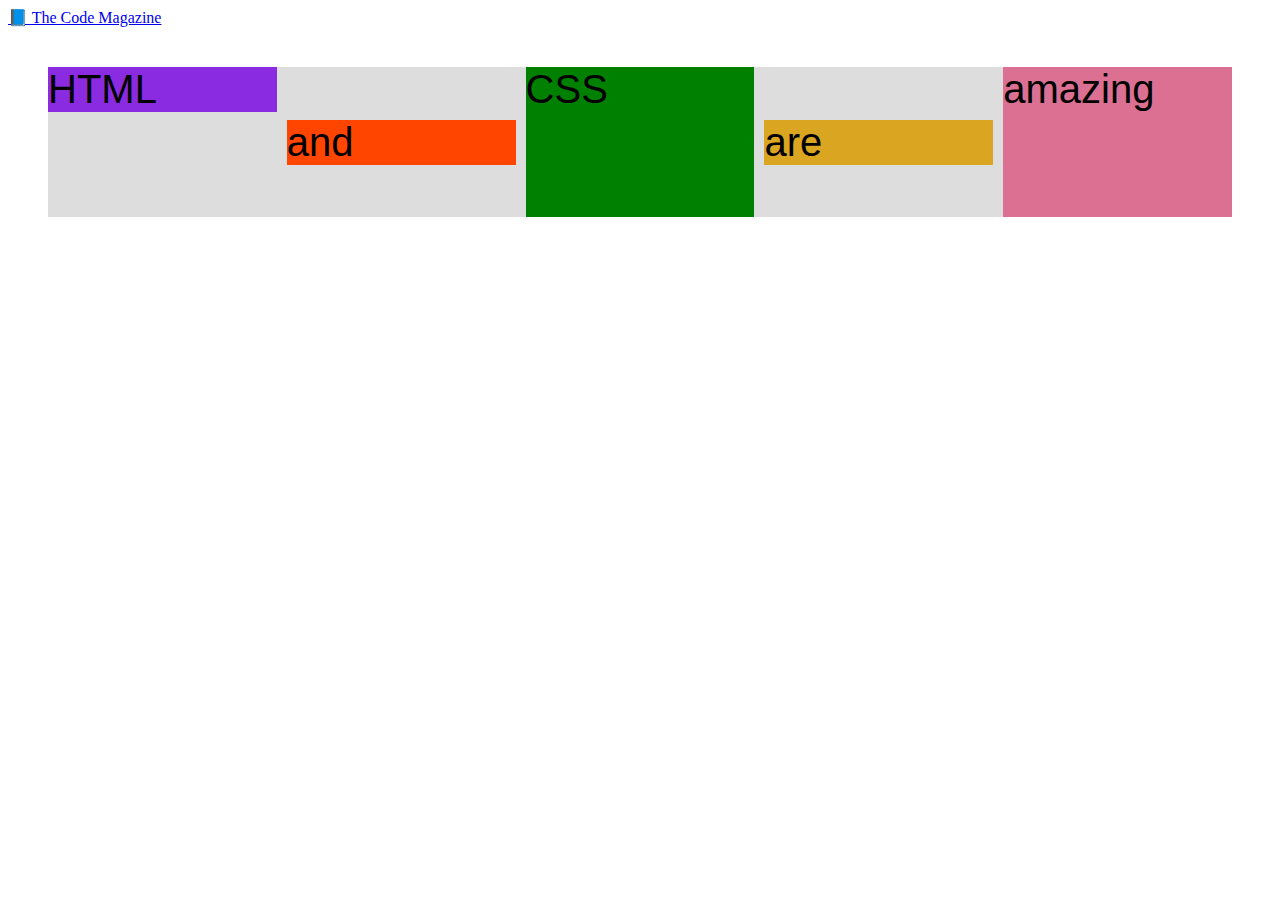
<file: starter/02-HTML-Fundamentals/Flexbox.html>
<!DOCTYPE html>
<html lang="en">
  <head>
    <meta charset="UTF-8" />
    <meta http-equiv="X-UA-Compatible" content="IE=edge" />
    <meta name="viewport" content="width=device-width, initial-scale=1.0" />
    <title>Flexbox</title>
    <a href="index.html">📘 The Code Magazine </a>
    <style>
      .el--1 {
        background-color: blueviolet;
      }
      .el--2 {
        background-color: orangered;
      }
      .el--3 {
        background-color: green;
        height: 150px;
      }
      .el--4 {
        background-color: goldenrod;
      }
      .el--5 {
        background-color: palevioletred;
      }
      .el--6 {
        background-color: steelblue;
      }
      .el--7 {
        background-color: yellow;
      }
      .el--8 {
        background-color: crimson;
      }

      .container {
        /* STARTER */
        font-family: sans-serif;
        background-color: #ddd;
        font-size: 40px;
        margin: 40px;

        /* FLEXBOX */
        display: flex;
        align-items: center;
        justify-content: flex-start;
        gap: 10px;
      }

      .el {
        /* DEFAULTS:
        flex-grow: 0;
        flex-shrink: 1;
        flex-basis: auto; */
        /* flex-basis: 200px; */
        /* flex-shrink: 0; */
        /* flex: 0 0 200px; */
        flex: 1;
      }

      .el--1 {
        align-self: flex-start;
        /* order: 1; */
      }

      .el--5 {
        align-self: stretch;
        order: 5;
      }

      .el--6 {
        order: -1;
      }
    </style>
  </head>
  <body>
    <div class="container">
      <div class="el el--1">HTML</div>
      <div class="el el--2">and</div>
      <div class="el el--3">CSS</div>
      <div class="el el--4">are</div>
      <div class="el el--5">amazing</div>
      <!-- <div class="el el--6">languages</div> -->
      <!-- <div class="el el--7">to</div>
      <div class="el el--8">learn</div> -->
    </div>
  </body>
</html>
</file>
<file: starter/02-HTML-Fundamentals/Style.css>
* {
  margin: 0px;
  padding: 0px;
  box-sizing: border-box;
}
/* the margin and padding done through the universal settings can easily be overidden (check the main header box for example */
nav {
  font-size: 18px;
  /* text-align: center; */
}
/*  PAGE SECTIONS */
body {
  color: #444;
  font-family: sans-serif;

  border-top: 10px solid #1098ad;
  position: relative;
}

.container {
  width: 1200px;
  /* margin-left: auto; */
  /* margin-right: auto;  */
  margin: 0 auto;
  /* position: relative; */
}

.page-title {
  font-size: 26px;
  text-transform: uppercase;
  font-style: italic;
  /* text-align: center; */
}

.main-header {
  background-color: #7e7e7e5a;
  /* padding: 20px;
  padding-left: 40px;
  padding-right: 40px; */
  padding: 20px 40px;
  margin-bottom: 50px;
  /* height: 80px; */
}

.header-2 {
  padding: 20px 0px;
  margin-bottom: 20px;
}

.post-header {
  margin-bottom: 40px;
}

aside {
  background-color: #f7f7f7;
  /* border: 5px solid #1098ad; */
  border-top: 5px solid #1098ad;
  border-bottom: 5px solid #1098ad;
  padding: 50px 40px;
  /* box-sizing: border-box; */
}
/*  SMALLER ELEMENTS */
h1,
h2,
h3 {
  color: #1098ad;
}

h2 {
  font-size: 40px;
}

h3 {
  font-size: 30px;
  margin-bottom: 20px;
}

h4 {
  font-size: 20px;
  text-transform: uppercase;
  text-align: center;
  margin-bottom: 30px;
}

p {
  font-size: 22px;
  line-height: 1.5;
  margin-bottom: 15px;
}

ul,
ol {
  margin-left: 60px;
  margin-bottom: 20px;
}

li {
  font-size: 20px;
  margin-bottom: 20px;
  /* margin-left: 60px; */
  /* display: inline; */
}

li:last-child {
  margin-bottom: 10px;
}

/* footer p {
  font-size: 16px;
} */

/*article header p {
  font-style: italic;
}*/

#author {
  font-style: italic;
  font-size: 18px;
}

#copyright {
  font-size: 16px;
}

.related-author {
  font-size: 18px;
  font-weight: bold;
}
.related {
  list-style: none;
  margin-left: 0;
}

Body {
  background-color: #fff;
}
/* .bold {
  font-weight: bold;
} */

li:first-child {
  font-weight: bold;
}
/* li first-child will select the first lines in list index columns */

li:last-child {
  font-style: italic;
}

li:nth-child(even) {
  /* color: red; */
}
/* misconception, this wont work */
article p:first-child {
  color: red;
}
/* Styling links */

a:link {
  color: #1098ad;
  text-decoration: none;
}
/* Visited basically changes the color of the link that you clicked on already hence (visited) */
a:visited {
  /* color: #777; */
  color: #1098ad;
}

a:hover {
  color: orangered;
  font-weight: bold;
  text-decoration: underline orangered;
  font-weight: bold;
  text-decoration: underline;
}

a:active {
  background-color: black;
  font-style: italic;
}

.post-img {
  width: 100%;
  height: auto;
}

nav a:link {
  /* background-color: green;
  margin: 20px;
  padding: 20px;

  display: block; */

  margin-right: 30px;
  display: inline-block;
}

nav a:link:last-child {
  margin-right: 0;
}
/* Resolving conflicts
#copyright {
  color: red;
}

.text {
  color: yellow;
}

footer p {
color: green;
} */

/* nav a:link,
nav p {
font-size: 18px;
} */

article {
  margin-bottom: 60px;
}

button {
  font-size: 22px;
  padding: 20px;
  cursor: pointer;

  position: absolute;
  bottom: 50px;
  right: 50px;
}

h1::first-letter {
  font-style: normal;
  margin-right: 5px;
}

h3 + P::first-line {
  /* color: rgb(255, 0, 0); */
}
h2 {
  /* background-color: orange; */
  position: relative;
}

h2::after {
  content: "TOP";
  background-color: #ffe70e;
  color: #444;
  font-size: 16px;
  font-weight: bold;
  display: inline-block;
  padding: 5px 10px;
  position: absolute;
  top: -15px;
  right: -25px;
}
/* FLOATS */
/*
.author-img {
  float: left;
}

.author {
   
  float: left;
  margin-top: 10px;
  margin-left: 20px;
}

h1 {
  float: left;
}

nav {
  float: right;
}

.clearfix::after {
  content: "";
  display: block;
  clear: both;
}

article {
  width: 825px;
  float: left;
}

aside {
  width: 300px;
  float: right;
}

footer {
  clear: both;
}
*/
.main-header {
  display: flex;
  align-items: center;
  justify-content: space-between;
}
.author-box {
  display: flex;
  align-items: center;

}
.author {
  margin-left: 20px;
  margin-bottom: 0;
}

.related-post {
  display: flex;
  align-items: center;
  gap: 20px;
  margin-bottom: 30px;
}

.related-link {
  font-size: 18px;
  font-weight: bold;
  font-style: normal;
  margin-bottom: 5px;
  display: block;
}

.related-author {
  margin-bottom: 0;
  font-size: 14PX;  
  font-weight: normal;
  font-style: italic;
}

.row {
  display: flex;
  align-items: flex-start;
  gap: 75px;
  margin-bottom: 60px;
}

article {
  flex: 1;
  margin-bottom: 0;
}

aside {
  flex: 0 0 300px;
}
</file>
<file: final/starter/02-HTML-Fundamentals/Style.css>
* {
  margin: 0px;
  padding: 0px;
}
/* the margin and padding done through the universal settings can easily be overidden (check the main header box for example */
nav {
  font-size: 18px;
  /* text-align: center; */
}
/*  PAGE SECTIONS */
body {
  color: #444;
  font-family: sans-serif;

  border-top: 10px solid #1098ad;
  position: relative;
}

.container {
  width: 800px;
  /* margin-left: auto; */
  /* margin-right: auto;  */
  margin: 0 auto;
  position: relative;
}

.page-title {
  font-size: 26px;
  text-transform: uppercase;
  font-style: italic;
  /* text-align: center; */
}

.main-header {
  background-color: #7e7e7e5a;
  /* padding: 20px;
  padding-left: 40px;
  padding-right: 40px; */
  padding: 20px 40px;
  margin-bottom: 50px;
  /* height: 80px; */
}

.header-2 {
  padding: 20px 0px;
  margin-bottom: 20px;
}

.post-header {
  margin-bottom: 40px;
}

aside {
  background-color: #f7f7f7;
  /* border: 5px solid #1098ad; */
  border-top: 5px solid #1098ad;
  border-bottom: 5px solid #1098ad;
  padding: 50px 0px;
  width: 500px;
}
/*  SMALLER ELEMENTS */
h1,
h2,
h3 {
  color: #1098ad;
}

h2 {
  font-size: 40px;
}

h3 {
  font-size: 30px;
  margin-bottom: 20px;
}

h4 {
  font-size: 20px;
  text-transform: uppercase;
  text-align: center;
}

p {
  font-size: 22px;
  line-height: 1.5;
  margin-bottom: 15px;
}

ul,
ol {
  margin-left: 60px;
  margin-bottom: 20px;
}

li {
  font-size: 20px;
  margin-bottom: 20px;
  /* margin-left: 60px; */
  /* display: inline; */
}

li:last-child {
  margin-bottom: 10px;
}

/* footer p {
  font-size: 16px;
} */

/*article header p {
  font-style: italic;
}*/

#author {
  font-style: italic;
  font-size: 18px;
}

#copyright {
  font-size: 16px;
}

.related-author {
  font-size: 18px;
  font-weight: bold;
}
.related {
  list-style: none;
}

Body {
  background-color: #fff;
}
/* .bold {
  font-weight: bold;
} */

li:first-child {
  font-weight: bold;
}
/* li first-child will select the first lines in list index columns */

li:last-child {
  font-style: italic;
}

li:nth-child(even) {
  /* color: red; */
}
/* misconception, this wont work */
article p:first-child {
  color: red;
}
/* Styling links */

a:link {
  color: #1098ad;
  text-decoration: none;
}
/* Visited basically changes the color of the link that you clicked on already hence (visited) */
a:visited {
  /* color: #777; */
  color: #1098ad;
}

a:hover {
  color: orangered;
  font-weight: bold;
  text-decoration: underline orangered;
  font-weight: bold;
  text-decoration: underline;
}

a:active {
  background-color: black;
  font-style: italic;
}

.post-img {
  width: 100%;
  height: auto;
}

nav a:link {
  /* background-color: green;
  margin: 20px;
  padding: 20px;

  display: block; */

  margin-right: 30px;
  margin-top: 10px;
  display: inline-block;
}

nav a:link:last-child {
  margin-right: 0;
}
/* Resolving conflicts
#copyright {
  color: red;
}

.text {
  color: yellow;
}

footer p {
color: green;
} */

/* nav a:link,
nav p {
font-size: 18px;
} */

article {
  margin-bottom: 60px;
}

button {
  font-size: 22px;
  padding: 20px;
  cursor: pointer;

  position: absolute;
  bottom: 50px;
  right: 50px;
}

h1::first-letter {
  font-style: normal;
  margin-right: 5px;
}

h3 + P::first-line {
  /* color: rgb(255, 0, 0); */
}
h2 {
  /* background-color: orange; */
  position: relative;
}

h2::after {
  content: "TOP";
  background-color: #ffe70e;
  color: #444;
  font-size: 16px;
  font-weight: bold;
  display: inline-block;
  padding: 5px 10px;
  position: absolute;
  top: -15px;
  right: -25px;
}
</file>
<file: final/starter/04-CSS-Layouts/style.css>
* {
  /* border-top: 10px solid #1098ad; */
  margin: 0;
  padding: 0;
}

/* PAGE SECTIONS */
body {
  color: #444;
  font-family: sans-serif;

  border-top: 10px solid #1098ad;
  position: relative;
}

.container {
  width: 800px;
  /* margin-left: auto;
  margin-right: auto; */
  margin: 0 auto;
}

.main-header {
  background-color: #f7f7f7;
  /* padding: 20px;
  padding-left: 40px;
  padding-right: 40px; */
  padding: 20px 40px;
  margin-bottom: 60px;
  /* height: 80px; */
}

nav {
  font-size: 18px;
  /* text-align: center; */
}

article {
  margin-bottom: 60px;
}

.post-header {
  margin-bottom: 40px;
  /* position: relative; */
}

aside {
  background-color: #f7f7f7;
  border-top: 5px solid #1098ad;
  border-bottom: 5px solid #1098ad;
  /* padding-top: 50px;
  padding-bottom: 50px; */
  padding: 50px 0;
  width: 500px;
}

/* SMALLER ELEMENTS */
h1,
h2,
h3 {
  color: #1098ad;
}

h1 {
  font-size: 26px;
  text-transform: uppercase;
  font-style: italic;
}

h2 {
  font-size: 40px;
  margin-bottom: 30px;
}

h3 {
  font-size: 30px;
  margin-bottom: 20px;
  margin-top: 40px;
}

h4 {
  font-size: 20px;
  text-transform: uppercase;
  text-align: center;
}

p {
  font-size: 22px;
  line-height: 1.5;
  margin-bottom: 15px;
}

ul,
ol {
  margin-left: 50px;
  margin-bottom: 20px;
}

li {
  font-size: 20px;
  margin-bottom: 10px;
  /* display: inline; */
}

li:last-child {
  margin-bottom: 0;
}

/* footer p {
  font-size: 16px;
} */

/* article header p {
  font-style: italic;
} */

#author {
  font-style: italic;
  font-size: 18px;
}

#copyright {
  font-size: 16px;
}

.related-author {
  font-size: 18px;
  font-weight: bold;
}

/* ul {
  list-style: none;
} */

.related {
  list-style: none;
}

body {
  /* background-color: orangered; */
}

/* .first-li {
  font-weight: bold;
} */

li:first-child {
  font-weight: bold;
}

li:last-child {
  font-style: italic;
}

li:nth-child(even) {
  /* color: red; */
}

/* Misconception: this won't work! */
article p:first-child {
  color: red;
}

/* Styling links */
a:link {
  color: #1098ad;
  text-decoration: none;
}

a:visited {
  /* color: #777; */
  color: #1098ad;
}

a:hover {
  color: orangered;
  font-weight: bold;
  text-decoration: underline orangered;
}

a:active {
  background-color: black;
  font-style: italic;
}
/* LVHA */

.post-img {
  width: 100%;
  height: auto;
}

nav a:link {
  /* background-color: orangered;
  margin: 20px;
  padding: 20px;

  display: block; */

  margin-right: 30px;
  margin-top: 10px;
  display: inline-block;
}

nav a:link:last-child {
  margin-right: 0;
}

button {
  font-size: 22px;
  padding: 20px;
  cursor: pointer;

  position: absolute;
  /* top: 50px;
  left: 50px; */
  bottom: 50px;
  right: 50px;
}

h1::first-letter {
  font-style: normal;
  margin-right: 5px;
}

h3 + p::first-line {
  /* color: red; */
}

h2 {
  /* background-color: orange; */
  position: relative;
}

h2::before {
  content: "TOP";
  background-color: #ffe70e;
  color: #444;
  font-size: 16px;
  font-weight: bold;
  display: inline-block;
  padding: 5px 10px;
  position: absolute;
  top: -10px;
  right: -25px;
}

/* Resolving conflicts */
/* #copyright {
  color: red;
}

.copyright {
  color: blue;
}

.text {
  color: yellow;
}

footer p {
  color: green !important;
} */

/* nav a:link,
nav p {
  font-size: 18px;
} */
</file>
<file: final/starter/05-Design/style.css>
/*
SPACING SYSTEM (px)
2 / 4 / 8 / 12 / 16 / 24 / 32 / 48 / 64 / 80 / 96 / 128

FONT SIZE SYSTEM (px)
10 / 12 / 14 / 16 / 18 / 20 / 24 / 30 / 36 / 44 / 52 / 62 / 74 / 86 / 98
*/

* {
  margin: 0;
  padding: 0;
  box-sizing: border-box;
}

/* ------------------------ */
/* GENERAL STYLES */
/* ------------------------ */
body {
  font-family: sans-serif;
}

.container {
  width: 960px;
  margin: 0 auto;
}

header,
section {
  margin-bottom: 48px;
}

h2 {
  margin-bottom: 48px;
}

.grid-3-cols {
  display: grid;
  grid-template-columns: repeat(3, 1fr);
  column-gap: 80px;
}

/* ------------------------ */
/* COMPONENT STYLES */
/* ------------------------ */

/* HEADER */
header {
  display: grid;
  grid-template-columns: repeat(2, 1fr);
  column-gap: 80px;
  margin-top: 48px;
}

.header-text-box {
  align-self: center;
}

h1 {
  margin-bottom: 24px;
}

.header-text {
  margin-bottom: 24px;
}

img {
  width: 100%;
}

/* FEATURES */
.features-icon {
}

.features-title {
  margin-bottom: 16px;
}

.features-text {
}

/* TESTIMONIAL */
.testimonial-section {
}

.testimonial-box {
  grid-column: 2 / -1;
  align-self: center;
}

.testimonial-box h2 {
  margin-bottom: 24px;
}

.testimonial-text {
  font-style: italic;
  margin-bottom: 24px;
}

/* CHAIRS */
.chair-box {
  padding: 24px;
}

h3 {
  margin-bottom: 24px;
}

.chair-details {
  list-style: none;
  margin-bottom: 24px;
}

.chair-details li {
  display: flex;
  align-items: center;
  gap: 12px;
  margin-bottom: 24px;
}

.chair-details li:last-child {
  margin-bottom: 0;
}

.chair-icon {
}

.chair-price {
  display: flex;
  justify-content: space-between;
}

footer {
  margin-bottom: 48px;
}
</file>
<file: Personal Site/freshweb.css>
* {
  margin: 0;
  padding: 0;
  box-sizing: border-box;
}

body {
  font-family: sans-serif;
  font-size: 16px;
  /* background-color: darkslategray; */
  background-color: black;
}

/* .container {
  display: flex;
  flex-direction: column;
  justify-content: space-between;
  align-items: center;
  margin: 0 auto;
} */

header {
  display: flex;
  justify-content: space-between;
  height: 64px;
  background-color: azure;
  width: 100%;
  align-items: center;
}

.header-container {
  display: flex;
  justify-content: space-between;
  align-items: center;
  width: 1100px;
  min-width: 200px;
  flex-wrap: wrap;
  padding: 0 20px;
  margin: 0 auto;
}

.header-title {
  color: brown;
  font-style: ;
}

.header-links {
  display: flex;
  width: 340px;
  justify-content: space-between;
  font-weight: bold;
  text-transform: uppercase;
  text-align: center;
  line-height: normal;
  list-style: none;
  font-size: 18px;
}
/* When styling links inside <ul><li>, always target <a> for link-specific styles and make sure it's inline-block if using transform. 🚀 */
.header-links1:link,
.header-links1:visited {
  text-decoration: none;
  display: inline-block; /* Ensures transform works */
  color: brown;
}

.header-links1:hover,
.header-links1:active {
  text-decoration: none;
  transform: scale(1.2);
}

.page-intro {
  display: flex-center;
  text-align: center;
  font-size: 2em;
  background-color: black;
  margin-bottom: 20px;
}

.title {
  color: azure;
  background-color: brown;
}

.subtitle {
  font-size: 1.5em;
  color: white;
}
</file>
